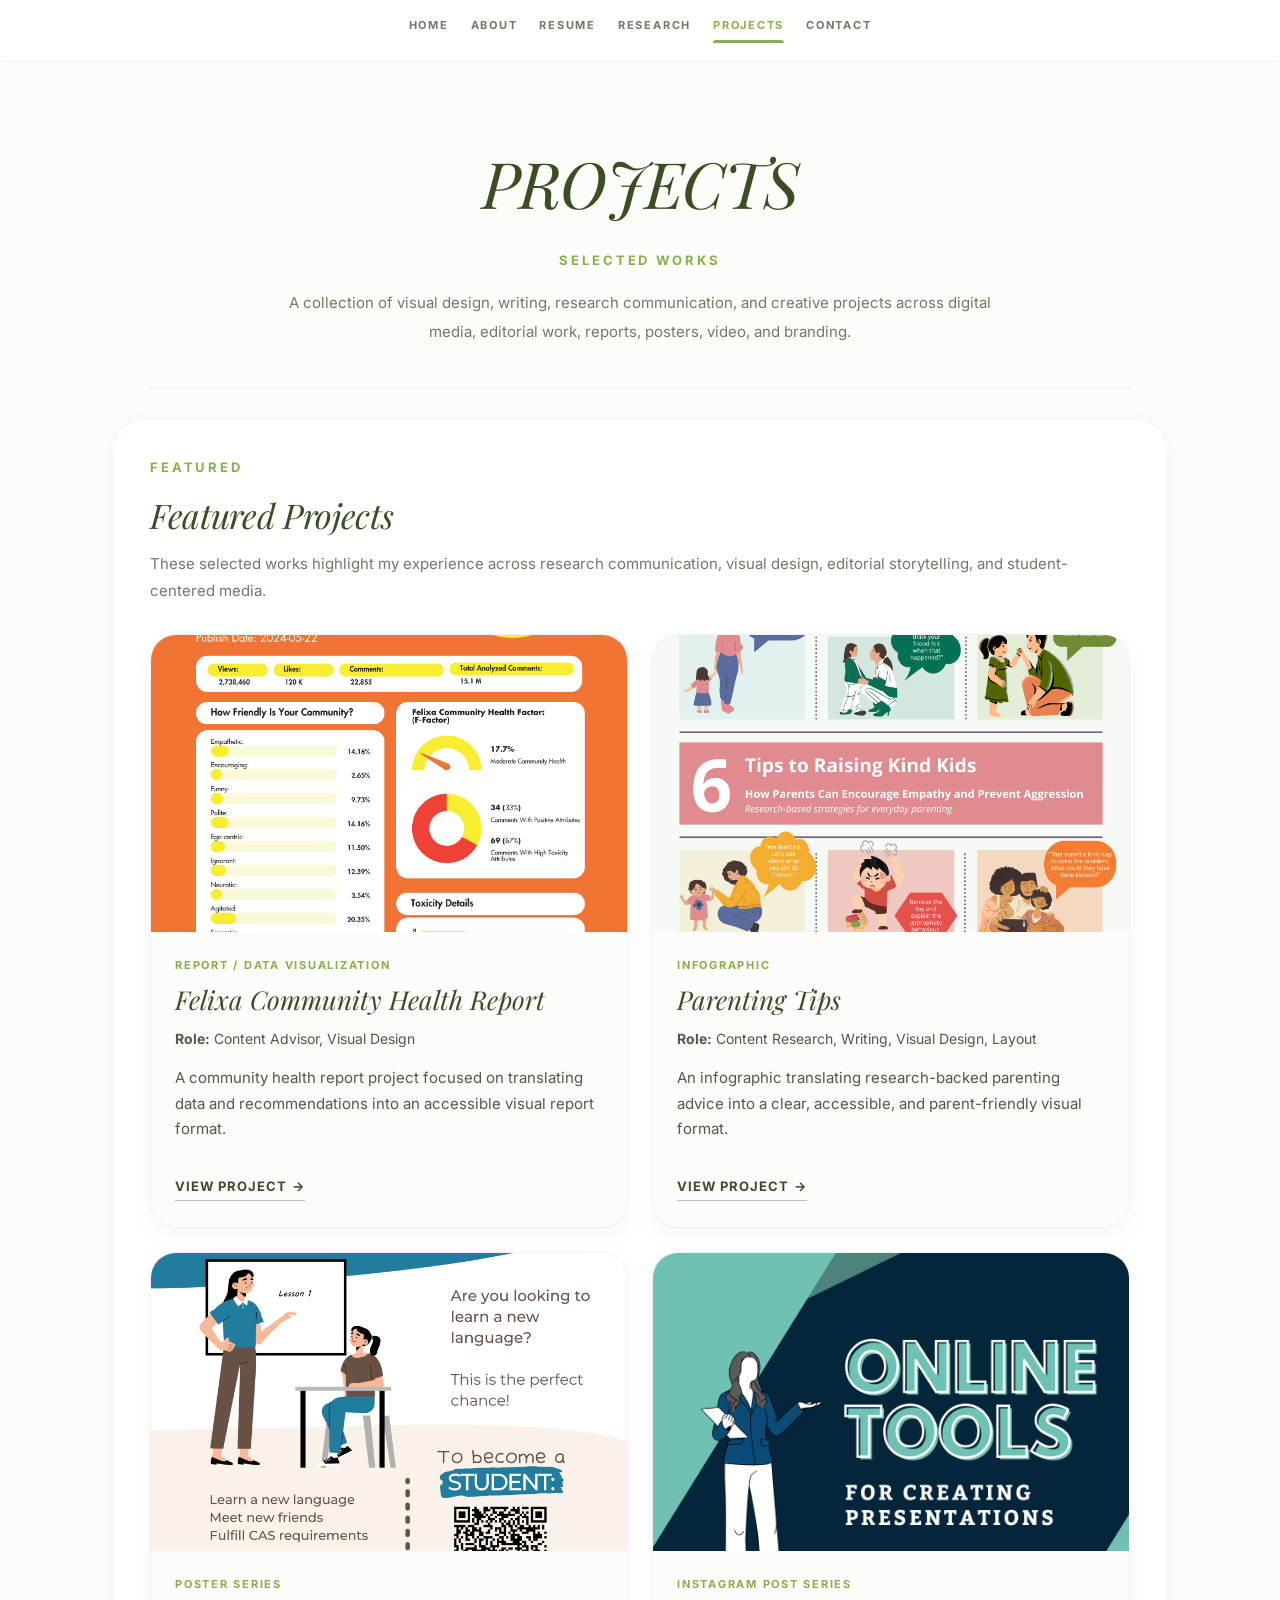
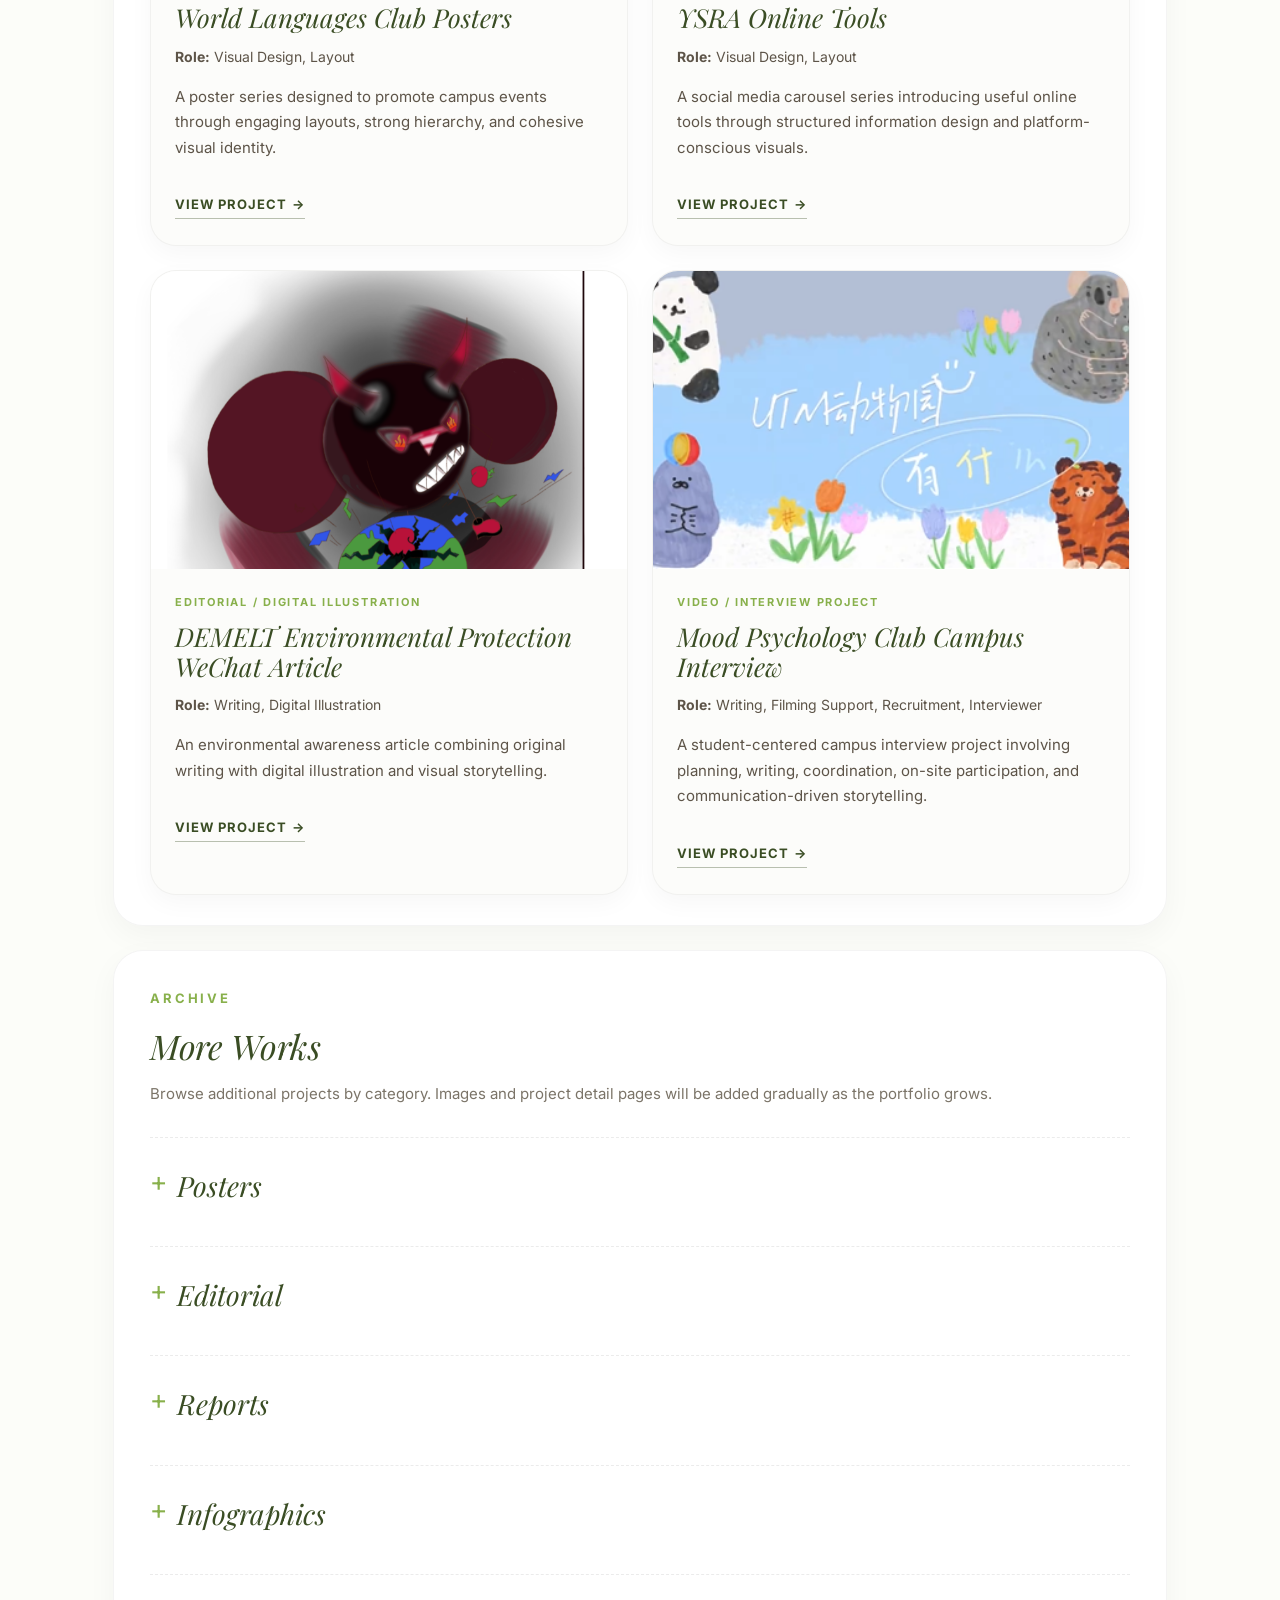
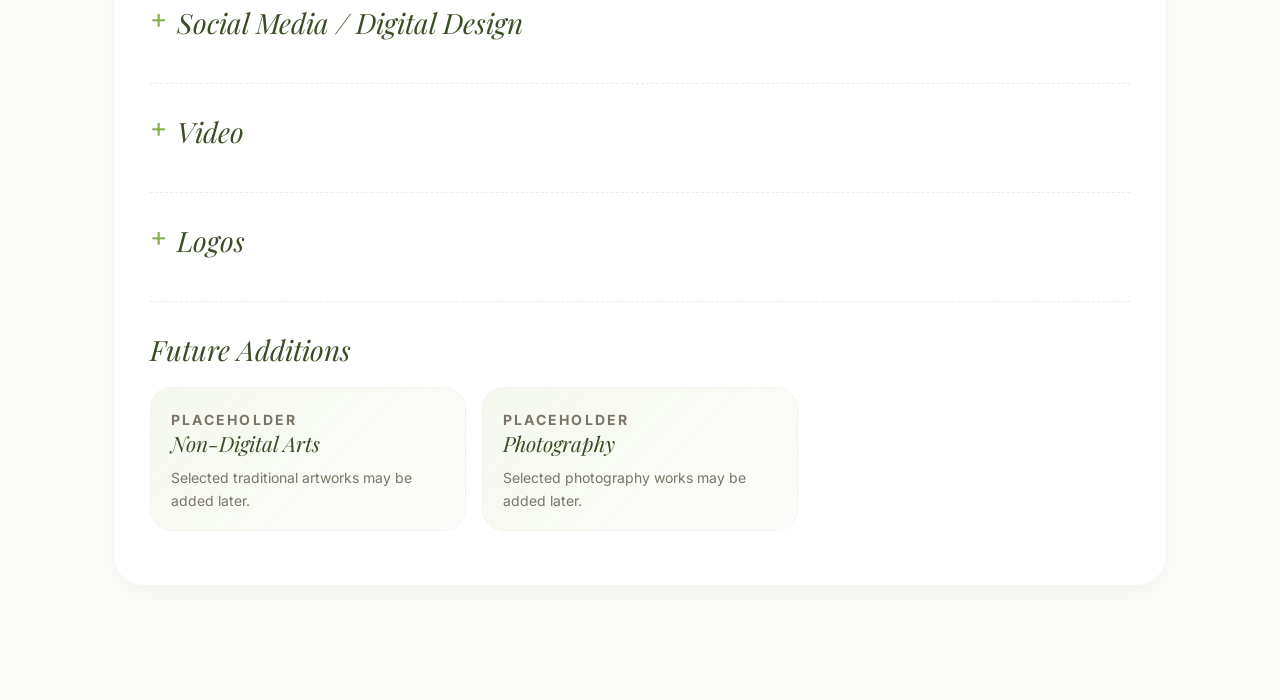
<file: Projects/index.html>
<!DOCTYPE html>
<html lang="en">
<head>
    <meta charset="UTF-8">
    <meta name="viewport" content="width=device-width, initial-scale=1.0">
    <title>Projects | Yaqi Huang</title>

    <!-- Connect CSS file -->
    <link rel="stylesheet" href="../style.css">

    <!-- Import fonts -->
    <link href="https://fonts.googleapis.com/css2?family=Playfair+Display&family=Inter&display=swap" rel="stylesheet">
</head>

<body>

    <!-- Navigation bar -->
    <div class="navbar">
        <a href="../index.html">Home</a>
        <a href="../About/index.html">About</a>
        <a href="../Resume/index.html">Resume</a>
        <a href="../Research/index.html">Research</a>
        <a href="../Projects/index.html" class="active">Projects</a>
        <a href="../Contact/index.html">Contact</a>
    </div>

    <!-- Header -->
    <header class="projects-header">
        <h1>PROJECTS</h1>

        <p class="projects-label">SELECTED WORKS</p>

        <p class="projects-intro">
            A collection of visual design, writing, research communication, and creative projects across digital media, editorial work, reports, posters, video, and branding.
        </p>
    </header>

    <div class="resume-divider"></div>

    <!-- Featured Projects -->
    <main class="projects-page">

        <section class="section projects-featured-section">
            <div class="projects-section-heading">
                <p class="projects-label">FEATURED</p>
                <h2>Featured Projects</h2>
                <p>
                    These selected works highlight my experience across research communication, visual design, editorial storytelling, and student-centered media.
                </p>
            </div>

            <div class="featured-projects-grid">

                <a href="felixa-report/index.html" class="featured-project-card project-link-card">
                    <div class="project-image-placeholder">
                        <img src="../Assets/Felixa Report/Felixa 1a.png" alt="Felixa Community Health Report cover">
                    </div>
                    <div class="project-card-content">
                        <p class="project-type">Report / Data Visualization</p>
                        <h3>Felixa Community Health Report</h3>
                        <p class="project-role"><strong>Role:</strong> Content Advisor, Visual Design</p>
                        <p>
                            A community health report project focused on translating data and recommendations into an accessible visual report format.
                        </p>

                        <span class="project-card-button">View Project →</span>
                    </div>
                </a>

                <a href="parenting-infographic/index.html" class="featured-project-card project-link-card">
                    <div class="project-image-placeholder">
                        <img src="../Assets/Infographics/Parenting Tips Infographic.png" alt="Parenting Tips Inforgraphic cover">
                    </div>
                    <div class="project-card-content">
                        <p class="project-type">Infographic</p>
                        <h3>Parenting Tips</h3>
                        <p class="project-role"><strong>Role:</strong> Content Research, Writing, Visual Design, Layout</p>
                        <p>
                            An infographic translating research-backed parenting advice into a clear, accessible, and parent-friendly visual format.
                        </p>

                        <span class="project-card-button">View Project →</span>
                    </div>
                </a>

                <a href="WL-poster/index.html" class="featured-project-card project-link-card">
                    <div class="project-image-placeholder">
                        <img src="../Assets/Posters/World Languages Club Poster 2.png" alt="World Languages Poster cover">
                    </div>
                    <div class="project-card-content">
                        <p class="project-type">Poster Series</p>
                        <h3>World Languages Club Posters</h3>
                        <p class="project-role"><strong>Role:</strong> Visual Design, Layout</p>
                        <p>
                            A poster series designed to promote campus events through engaging layouts, strong hierarchy, and cohesive visual identity.
                        </p>

                        <span class="project-card-button">View Project →</span>
                    </div>
                </a>

                <a href="YSRA-online-tools/index.html" class="featured-project-card project-link-card">
                    <div class="project-image-placeholder">
                        <img src="../Assets/Insta Posts/YSRA Online Tools 1.png" alt="Online Tools Instagram Post cover">
                    </div>
                    <div class="project-card-content">
                        <p class="project-type">Instagram Post Series</p>
                        <h3>YSRA Online Tools</h3>
                        <p class="project-role"><strong>Role:</strong> Visual Design, Layout</p>
                        <p>
                            A social media carousel series introducing useful online tools through structured information design and platform-conscious visuals.
                        </p>

                        <span class="project-card-button">View Project →</span>
                    </div>
                </a>

                <a href="DMT-env-article/index.html" class="featured-project-card project-link-card">
                    <div class="project-image-placeholder">
                        <img src="../Assets/微信公众号推文/电子手绘DEMELT环境保护1a.png" alt="DEMELT Article cover">
                    </div>
                    <div class="project-card-content">
                        <p class="project-type">Editorial / Digital Illustration</p>
                        <h3>DEMELT Environmental Protection WeChat Article</h3>
                        <p class="project-role"><strong>Role:</strong> Writing, Digital Illustration</p>
                        <p>
                            An environmental awareness article combining original writing with digital illustration and visual storytelling.
                        </p>

                        <span class="project-card-button">View Project →</span>
                    </div>
                </a>

                <a href="campus-interview/index.html" class="featured-project-card project-link-card">
                    <div class="project-image-placeholder">
                        <img src="../Assets/视频封面/校园采访视频封面.png" alt="Interview Video cover">
                    </div>
                    <div class="project-card-content">
                        <p class="project-type">Video / Interview Project</p>
                        <h3>Mood Psychology Club Campus Interview</h3>
                        <p class="project-role"><strong>Role:</strong> Writing, Filming Support, Recruitment, Interviewer</p>
                        <p>
                            A student-centered campus interview project involving planning, writing, coordination, on-site participation, and communication-driven storytelling.
                        </p>

                        <span class="project-card-button">View Project →</span>
                    </div>
                </a>

            </div>
        </section>

        <!-- More Works -->
        <section class="section projects-category-section">
            <div class="projects-section-heading">
                <p class="projects-label">ARCHIVE</p>
                <h2>More Works</h2>
                <p>
                    Browse additional projects by category. Images and project detail pages will be added gradually as the portfolio grows.
                </p>
            </div>

            <!-- Posters -->
            <div class="project-category-block" id="posters">
                <details>
                <summary>
                <h3>Posters</h3>
                </summary>
                <div class="project-mini-grid">
                    <article class="project-mini-card">
                        <p class="project-type">Poster Series</p>
                        <h4>Chinese Newcomer Event Posters</h4>
                        <p><strong>Role:</strong> Visual Design, Layout</p>
                    </article>

                    <article class="project-mini-card">
                        <p class="project-type">Poster Series</p>
                        <h4>World Languages Club Posters</h4>
                        <p><strong>Role:</strong> Visual Design, Layout</p>
                    </article>

                    <article class="project-mini-card">
                        <p class="project-type">Poster Series</p>
                        <h4>Book Drive Posters</h4>
                        <p><strong>Role:</strong> Visual Design, Layout</p>
                    </article>

                    <article class="project-mini-card">
                        <p class="project-type">Poster Series</p>
                        <h4>Peer Tutoring Posters</h4>
                        <p><strong>Role:</strong> Visual Design, Layout</p>
                    </article>

                    <article class="project-mini-card">
                        <p class="project-type">Poster</p>
                        <h4>YSRA Recruitment Poster</h4>
                        <p><strong>Role:</strong> Visual Design, Layout</p>
                    </article>
                </div>
                </details>
            </div>

            <!-- Editorial -->
            <div class="project-category-block" id="editorial">
                <details>
                <summary>
                <h3>Editorial</h3>
                </summary>
                <div class="project-mini-grid">
                    <article class="project-mini-card">
                        <p class="project-type">WeChat Article</p>
                        <h4>DEMELT Environmental Protection</h4>
                        <p><strong>Role:</strong> Writing, Digital Illustration</p>
                    </article>

                    <article class="project-mini-card">
                        <p class="project-type">WeChat Article</p>
                        <h4>DEMELT Recruitment</h4>
                        <p><strong>Role:</strong> Writing, Digital Illustration</p>
                    </article>

                    <article class="project-mini-card">
                        <p class="project-type">WeChat Article</p>
                        <h4>YSRA McGill University Introduction</h4>
                        <p><strong>Role:</strong> Writing</p>
                    </article>

                    <article class="project-mini-card">
                        <p class="project-type">WeChat Article</p>
                        <h4>Muhe Lunar New Year Editorial</h4>
                        <p><strong>Role:</strong> Writing, Visual Design, Layout</p>
                    </article>
                </div>
                </details>
            </div>

            <!-- Reports -->
            <div class="project-category-block" id="reports">
                <details>
                <summary>
                <h3>Reports</h3>
                </summary>
                <div class="project-mini-grid">
                    <article class="project-mini-card">
                        <p class="project-type">Report / Data Visualization</p>
                        <h4>Felixa Community Health Report</h4>
                        <p><strong>Role:</strong> Content Advisor, Visual Design</p>
                    </article>
                </div>
                </details>
            </div>

            <!-- Infographics -->
            <div class="project-category-block" id="infographics">
                <details>
                <summary>                
                <h3>Infographics</h3>
                </summary>
                <div class="project-mini-grid">
                    <article class="project-mini-card">
                        <p class="project-type">Infographic</p>
                        <h4>Immigrant Racism Advocacy</h4>
                        <p><strong>Role:</strong> Content Research, Writing, Visual Design, Layout</p>
                    </article>

                    <article class="project-mini-card">
                        <p class="project-type">Infographic</p>
                        <h4>Parenting Tips</h4>
                        <p><strong>Role:</strong> Content Research, Writing, Visual Design, Layout</p>
                    </article>
                </div>
                </details>
            </div>

            <!-- Social Media / Digital Design -->
            <div class="project-category-block" id="social-media">
                <details>
                <summary>                
                <h3>Social Media / Digital Design</h3>
                </summary>
                <div class="project-mini-grid">
                    <article class="project-mini-card">
                        <p class="project-type">Instagram Post Series</p>
                        <h4>YSRA Departments Introduction</h4>
                        <p><strong>Role:</strong> Visual Design, Layout</p>
                    </article>

                    <article class="project-mini-card">
                        <p class="project-type">Instagram Post Series</p>
                        <h4>YSRA Useful Apps</h4>
                        <p><strong>Role:</strong> Visual Design, Layout</p>
                    </article>

                    <article class="project-mini-card">
                        <p class="project-type">Instagram Post Series</p>
                        <h4>YSRA Meet the Admin</h4>
                        <p><strong>Role:</strong> Visual Design, Layout</p>
                    </article>

                    <article class="project-mini-card">
                        <p class="project-type">Instagram Post Series</p>
                        <h4>YSRA Online Tools</h4>
                        <p><strong>Role:</strong> Visual Design, Layout</p>
                    </article>

                    <article class="project-mini-card">
                        <p class="project-type">Digital Card Series</p>
                        <h4>New Year Cards for Seniors</h4>
                        <p><strong>Role:</strong> Visual Design</p>
                    </article>
                </div>
                </details>
            </div>

            <!-- Video -->
            <div class="project-category-block" id="video">
                <details>
                <summary>                
                <h3>Video</h3>
                </summary>
                <div class="project-mini-grid">
                    <article class="project-mini-card">
                        <p class="project-type">Video Project</p>
                        <h4>Muhe Stress Relief Video</h4>
                        <p><strong>Role:</strong> Initiator, Script Review</p>
                    </article>

                    <article class="project-mini-card">
                        <p class="project-type">Video / Interview Project</p>
                        <h4>Muhe Campus Interview</h4>
                        <p><strong>Role:</strong> Writing, Filming Support, Recruitment, Interviewer</p>
                    </article>

                    <article class="project-mini-card placeholder-card">
                        <p class="project-type">In Progress</p>
                        <h4>Psychology Career Panel for Students</h4>
                        <p><strong>Status:</strong> Placeholder for future video series</p>
                    </article>
                </div>
                </details>
            </div>

            <!-- Logos -->
            <div class="project-category-block" id="logos">
                <details>
                <summary>                
                <h3>Logos</h3>
                </summary>
                <div class="project-mini-grid">
                    <article class="project-mini-card">
                        <p class="project-type">Logo Design</p>
                        <h4>YSRA Logo Design</h4>
                        <p><strong>Role:</strong> Visual Design</p>
                    </article>

                    <article class="project-mini-card">
                        <p class="project-type">Logo Design</p>
                        <h4>World Languages Club Logo</h4>
                        <p><strong>Role:</strong> Visual Design</p>
                    </article>
                </div>
                </details>
            </div>

            <!-- Future sections -->
            <div class="project-category-block">
                <h3>Future Additions</h3>

                <div class="project-mini-grid">
                    <article class="project-mini-card placeholder-card">
                        <p class="project-type">Placeholder</p>
                        <h4>Non-Digital Arts</h4>
                        <p>Selected traditional artworks may be added later.</p>
                    </article>

                    <article class="project-mini-card placeholder-card">
                        <p class="project-type">Placeholder</p>
                        <h4>Photography</h4>
                        <p>Selected photography works may be added later.</p>
                    </article>
                </div>
            </div>

        </section>

    </main>

</body>
</html>
</file>
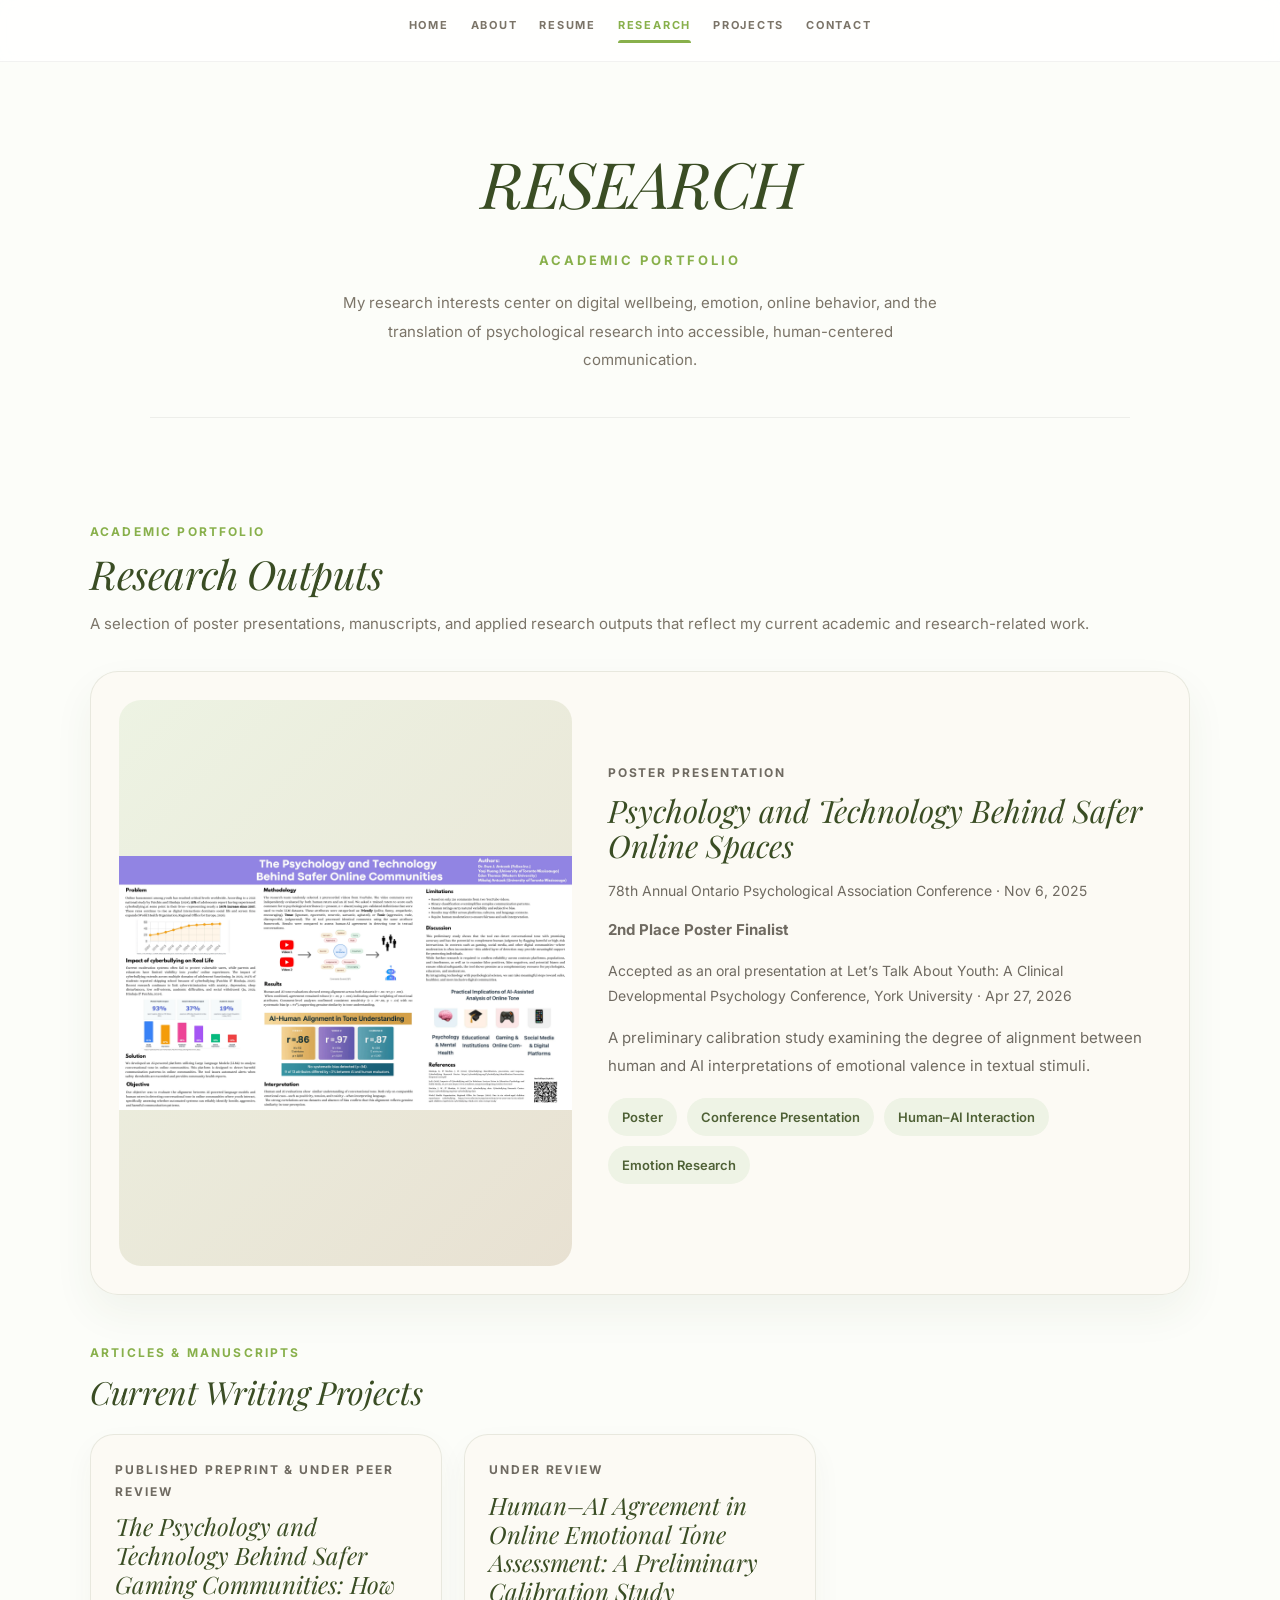
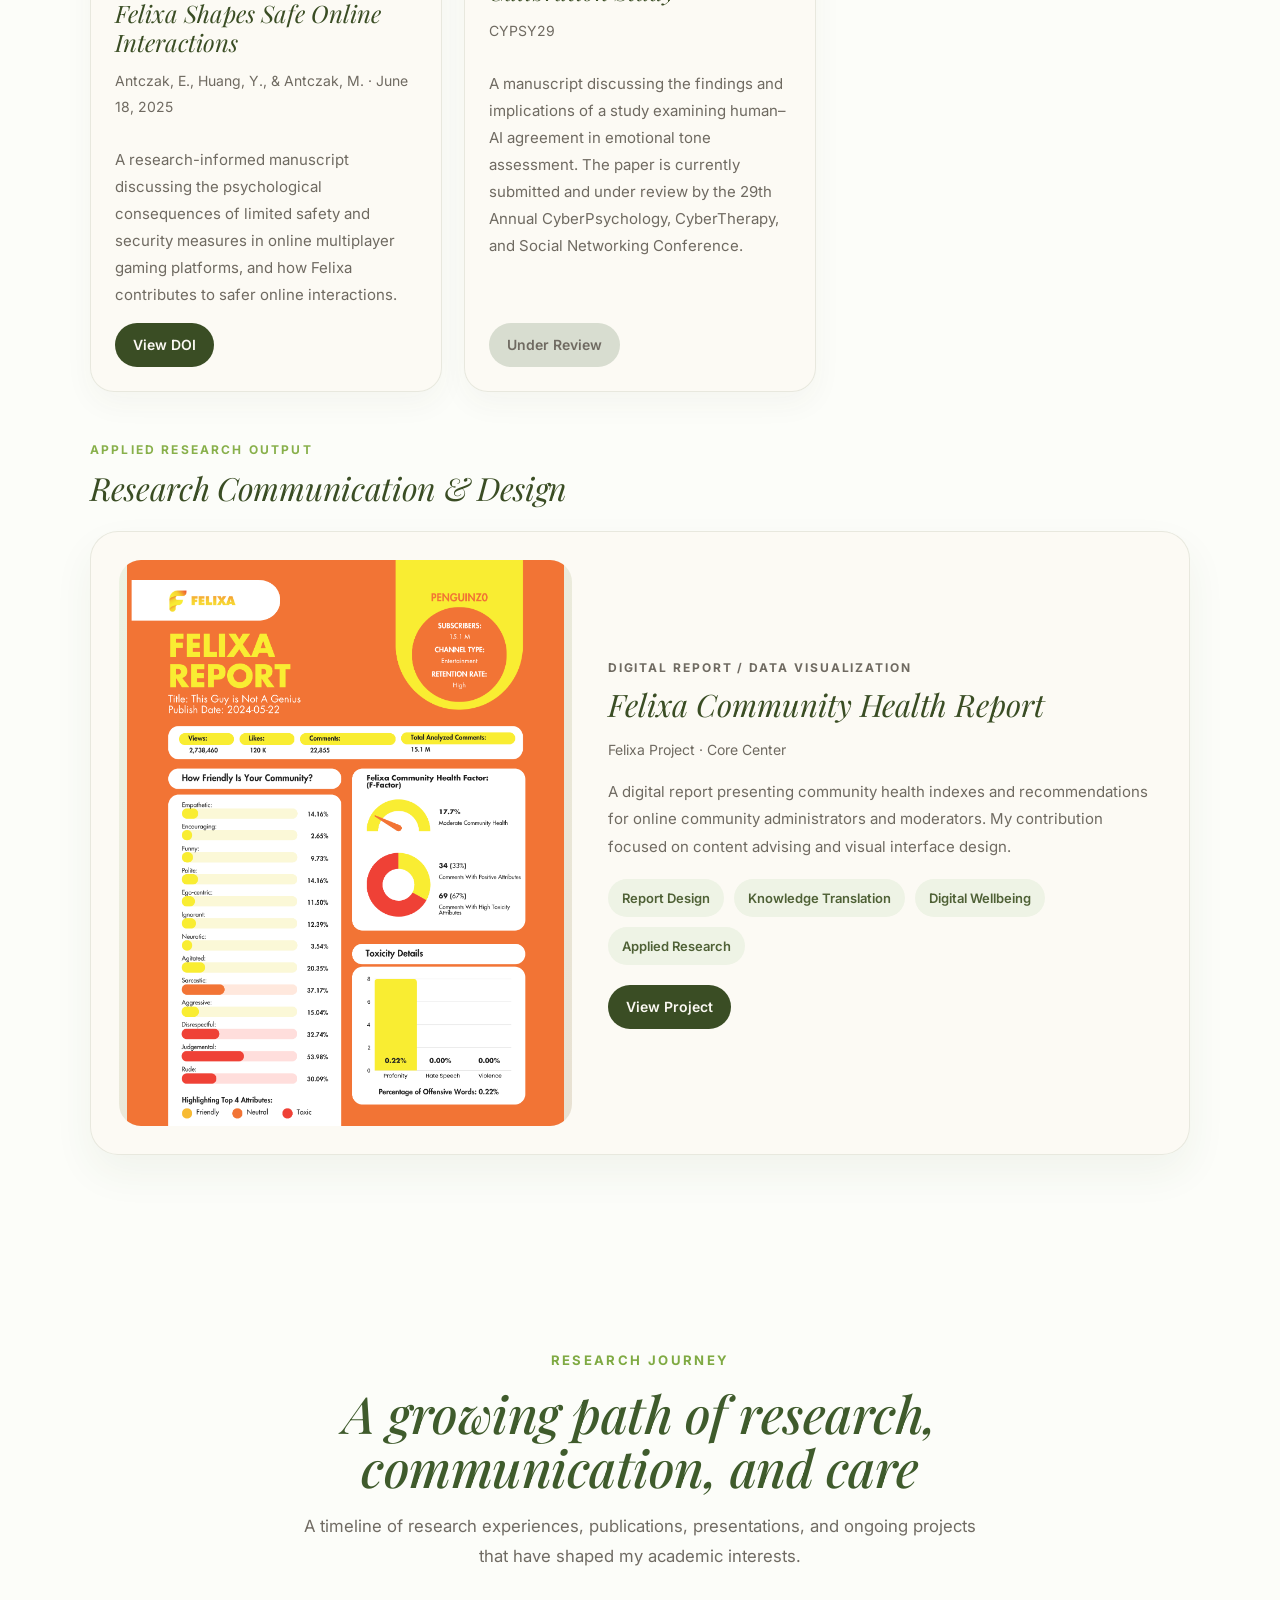
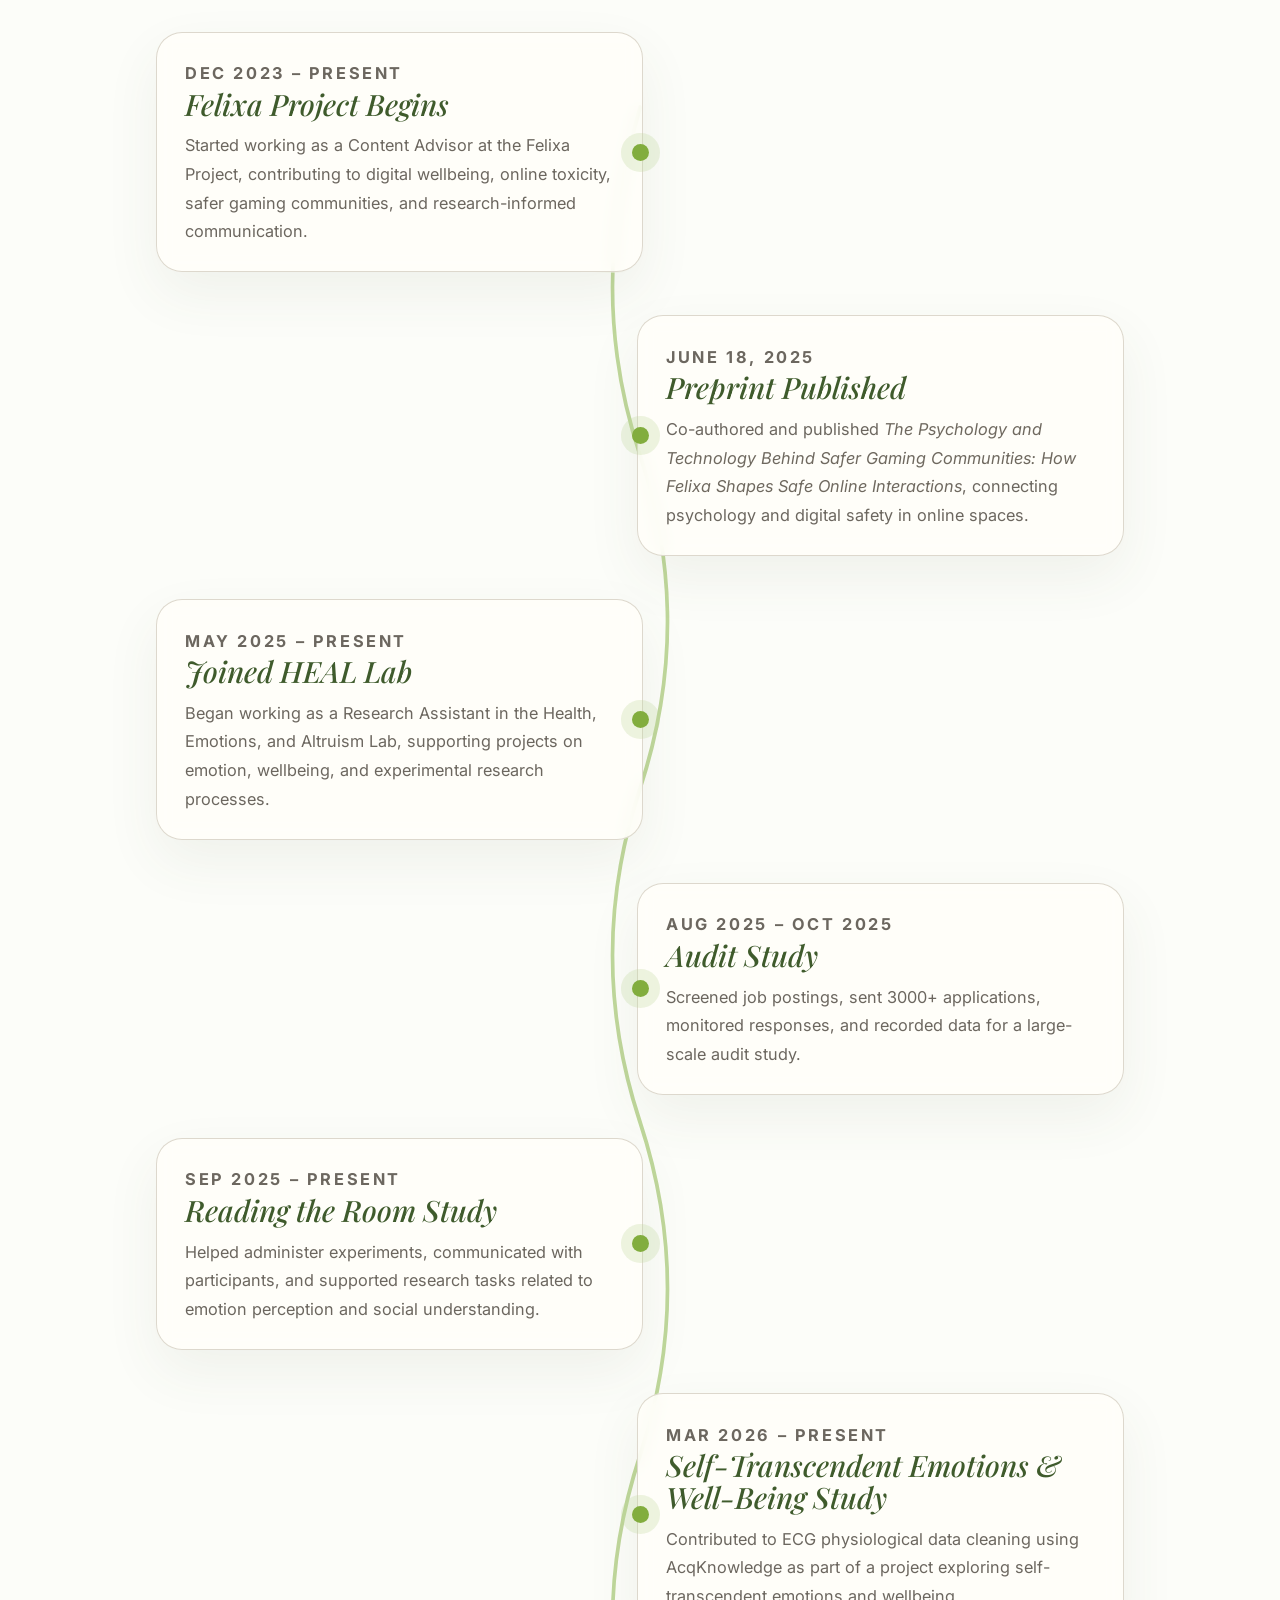
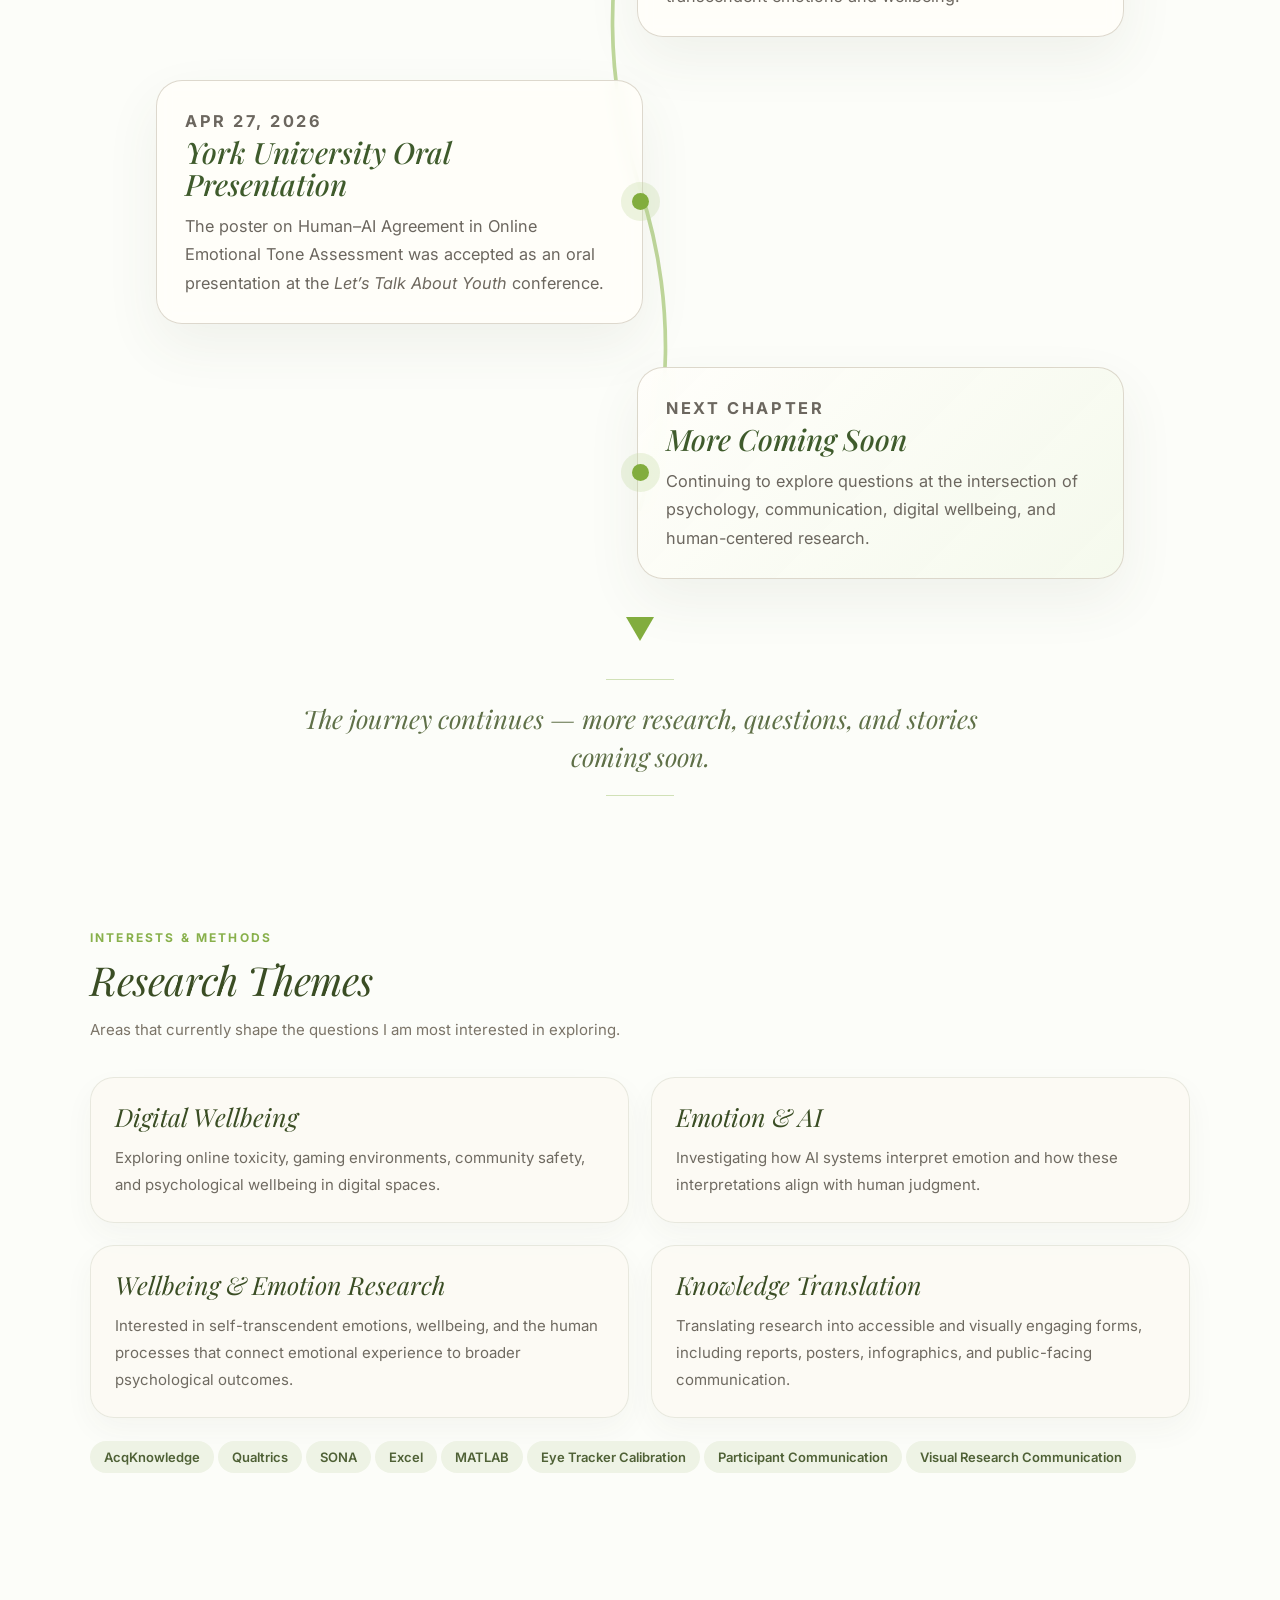
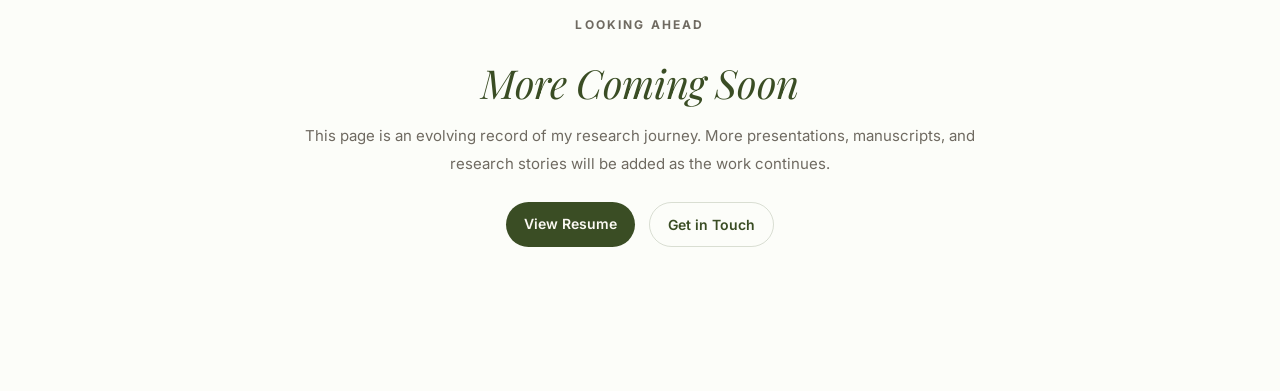
<file: Research/index.html>
<!DOCTYPE html>
<html lang="en">
<head>
    <meta charset="UTF-8">
    <meta name="viewport" content="width=device-width, initial-scale=1.0">
    <title>Research | Yaqi Huang</title>

    <!-- Connect CSS -->
    <link rel="stylesheet" href="../style.css">

    <!-- Fonts -->
    <link href="https://fonts.googleapis.com/css2?family=Playfair+Display&family=Inter:wght@400;500;600;700&display=swap" rel="stylesheet">
</head>

<body>

    <!-- Navigation -->
    <div class="navbar">
        <a href="../index.html">Home</a>
        <a href="../About/index.html">About</a>
        <a href="../Resume/index.html">Resume</a>
        <a href="index.html" class="active">Research</a>
        <a href="../Projects/index.html">Projects</a>
        <a href="../Contact/index.html">Contact</a>
    </div>

    <!-- Research Header -->
    <header class="page-header">
        <h1>RESEARCH</h1>

        <p class="page-label">Academic Portfolio</p>

        <p class="page-intro">
            My research interests center on digital wellbeing, emotion, online behavior, and the
            translation of psychological research into accessible, human-centered communication.
        </p>
    </header>

    <div class="resume-divider"></div>

    <main class="research-page">

        <!-- Section 1: Academic Portfolio -->
        <section class="section research-section">
            <div class="research-section-heading">
                <p class="section-eyebrow">ACADEMIC PORTFOLIO</p>
                <h2>Research Outputs</h2>
                <p class="section-description">
                    A selection of poster presentations, manuscripts, and applied research outputs
                    that reflect my current academic and research-related work.
                </p>
            </div>

            <!-- Poster Presentation -->
            <div class="research-output-card research-feature-card">
                <div class="research-output-image">
                    <!-- Replace this with your actual poster image -->
                    <div class="research-image-placeholder">
                        <img src="../Assets/OPA poster.webp" alt="Poster Preview">
                    </div>
                </div>

                <div class="research-output-content">
                    <p class="output-type">Poster Presentation</p>
                    <h3>Psychology and Technology Behind Safer Online Spaces</h3>

                    <p class="output-meta">
                        78th Annual Ontario Psychological Association Conference · Nov 6, 2025
                    </p>

                    <p class="output-highlight">2nd Place Poster Finalist</p>
                    
                    <p class="output-meta">
                        Accepted as an oral presentation at Let’s Talk About Youth:
                        A Clinical Developmental Psychology Conference, York University · Apr 27, 2026
                    </p>

                    <p>
                        A preliminary calibration study examining the degree of alignment between
                        human and AI interpretations of emotional valence in textual stimuli.
                    </p>

                    <div class="research-tags">
                        <span>Poster</span>
                        <span>Conference Presentation</span>
                        <span>Human–AI Interaction</span>
                        <span>Emotion Research</span>
                    </div>

                    <!-- Optional button later -->
                    <!-- <a href="#" class="research-button">View Poster</a> -->
                </div>
            </div>

            <!-- Articles / Manuscripts -->
            <div class="research-subsection">
                <div class="research-subsection-heading">
                    <p class="section-eyebrow">ARTICLES & MANUSCRIPTS</p>
                    <h2>Current Writing Projects</h2>
                </div>

                <div class="research-writing-grid">

                    <article class="writing-card">
                        <p class="writing-status">Published Preprint & Under Peer Review</p>
                        <h3>The Psychology and Technology Behind Safer Gaming Communities: How Felixa Shapes Safe Online Interactions</h3>
                        <p class="writing-meta">Antczak, E., Huang, Y., & Antczak, M. · June 18, 2025</p>
                        <p>
                            A research-informed manuscript discussing the psychological consequences
                            of limited safety and security measures in online multiplayer gaming
                            platforms, and how Felixa contributes to safer online interactions.
                        </p>
                        <a href="https://doi.org/10.31234/osf.io/utypx_v1" target="_blank" class="research-button">
                            View DOI
                        </a>
                    </article>

                    <article class="writing-card">
                        <p class="writing-status">Under Review</p>
                        <h3>Human–AI Agreement in Online Emotional Tone Assessment: A Preliminary Calibration Study</h3>
                        <p class="writing-meta">CYPSY29</p>
                        <p>
                            A manuscript discussing the findings and implications
                            of a study examining human–AI agreement in emotional tone assessment.
                            The paper is currently submitted and under review by the 
                            29th Annual CyberPsychology, CyberTherapy, and Social Networking Conference.
                        </p>
                        <span class="research-button disabled-button">Under Review</span>
                    </article>

                </div>
            </div>

            <!-- Applied research output -->
            <div class="research-subsection">
                <div class="research-subsection-heading">
                    <p class="section-eyebrow">APPLIED RESEARCH OUTPUT</p>
                    <h2>Research Communication & Design</h2>
                </div>

                <div class="research-output-card applied-output-card">
                    <div class="research-output-image">
                        <!-- You can replace this later with actual Felixa cover -->
                        <div class="research-image-placeholder">
                            <img src="../Assets/Felixa Report/Felixa 1a.png" alt="Report Preview">
                        </div>
                    </div>

                    <div class="research-output-content">
                        <p class="output-type">Digital Report / Data Visualization</p>
                        <h3>Felixa Community Health Report</h3>
                        <p class="output-meta">Felixa Project · Core Center</p>
                        <p>
                            A digital report presenting community health indexes and recommendations
                            for online community administrators and moderators. My contribution focused
                            on content advising and visual interface design.
                        </p>

                        <div class="research-tags">
                            <span>Report Design</span>
                            <span>Knowledge Translation</span>
                            <span>Digital Wellbeing</span>
                            <span>Applied Research</span>
                        </div>

                        <a href="../Projects/felixa-report/index.html" class="research-button">
                            View Project
                        </a>
                    </div>
                </div>
            </div>
        </section>

        <!-- Section 2: Research Journey -->
        <section class="research-journey-section">
            <div class="section-intro">
                <p class="section-label">RESEARCH JOURNEY</p>
                <h2>A growing path of research, communication, and care</h2>
                <p>
                    A timeline of research experiences, publications, presentations, and ongoing projects that have shaped my academic interests.
                </p>
            </div>

            <div class="journey-timeline">

                <div class="journey-line" aria-hidden="true">
                    <svg class="journey-curve" viewBox="0 0 120 1500" preserveAspectRatio="none">
                        <path d="
                            M60 20
                            C20 110, 20 190, 60 270
                            C100 350, 100 430, 60 510
                            C20 590, 20 670, 60 750
                            C100 830, 100 910, 60 990
                            C20 1070, 20 1150, 60 1230
                            C100 1310, 94 1390, 60 1460
                        " />
                    </svg>
                </div>

                <!-- 1 -->
                <div class="journey-row journey-left">
                    <article class="journey-card">
                        <p class="journey-date">DEC 2023 – PRESENT</p>
                        <h3>Felixa Project Begins</h3>
                        <p>
                            Started working as a Content Advisor at the Felixa Project, contributing to digital wellbeing, online toxicity, safer gaming communities, and research-informed communication.
                        </p>
                    </article>

                    <div class="journey-dot"></div>
                    <div class="journey-spacer"></div>
                </div>

                <!-- 2 -->
                <div class="journey-row journey-right">
                    <div class="journey-spacer"></div>
                    <div class="journey-dot"></div>

                    <article class="journey-card">
                        <p class="journey-date">JUNE 18, 2025</p>
                        <h3>Preprint Published</h3>
                        <p>
                            Co-authored and published <em>The Psychology and Technology Behind Safer Gaming Communities: How Felixa Shapes Safe Online Interactions</em>, connecting psychology and digital safety in online spaces.
                        </p>
                    </article>
                </div>

                <!-- 3 -->
                <div class="journey-row journey-left">
                    <article class="journey-card">
                        <p class="journey-date">MAY 2025 – PRESENT</p>
                        <h3>Joined HEAL Lab</h3>
                        <p>
                            Began working as a Research Assistant in the Health, Emotions, and Altruism Lab, supporting projects on emotion, wellbeing, and experimental research processes.
                        </p>
                    </article>

                    <div class="journey-dot"></div>
                    <div class="journey-spacer"></div>
                </div>

                <!-- 4 -->
                <div class="journey-row journey-right">
                    <div class="journey-spacer"></div>
                    <div class="journey-dot"></div>

                    <article class="journey-card">
                        <p class="journey-date">AUG 2025 – OCT 2025</p>
                        <h3>Audit Study</h3>
                        <p>
                            Screened job postings, sent 3000+ applications, monitored responses, and recorded data for a large-scale audit study.
                        </p>
                    </article>
                </div>

                <!-- 5 -->
                <div class="journey-row journey-left">
                    <article class="journey-card">
                        <p class="journey-date">SEP 2025 – PRESENT</p>
                        <h3>Reading the Room Study</h3>
                        <p>
                            Helped administer experiments, communicated with participants, and supported research tasks related to emotion perception and social understanding.
                        </p>
                    </article>

                    <div class="journey-dot"></div>
                    <div class="journey-spacer"></div>
                </div>

                <!-- 6 -->
                <div class="journey-row journey-right">
                    <div class="journey-spacer"></div>
                    <div class="journey-dot"></div>

                    <article class="journey-card">
                        <p class="journey-date">MAR 2026 – PRESENT</p>
                        <h3>Self-Transcendent Emotions & Well-Being Study</h3>
                        <p>
                            Contributed to ECG physiological data cleaning using AcqKnowledge as part of a project exploring self-transcendent emotions and wellbeing.
                        </p>
                    </article>
                </div>

                <!-- 7 -->
                <div class="journey-row journey-left">
                    <article class="journey-card">
                        <p class="journey-date">APR 27, 2026</p>
                        <h3>York University Oral Presentation</h3>
                        <p>
                            The poster on Human–AI Agreement in Online Emotional Tone Assessment was accepted as an oral presentation at the <em>Let’s Talk About Youth</em> conference.
                        </p>
                    </article>

                    <div class="journey-dot"></div>
                    <div class="journey-spacer"></div>
                </div>

                <!-- 8 -->
                <div class="journey-row journey-right">
                    <div class="journey-spacer"></div>
                    <div class="journey-dot"></div>

                    <article class="journey-card journey-coming-soon-card">
                        <p class="journey-date">NEXT CHAPTER</p>
                        <h3>More Coming Soon</h3>
                        <p>
                            Continuing to explore questions at the intersection of psychology, communication, digital wellbeing, and human-centered research.
                        </p>
                    </article>
                </div>

                <div class="journey-arrow" aria-hidden="true"></div>
            </div>

            <p class="journey-ending">
                The journey continues — more research, questions, and stories coming soon.
            </p>
        </section>

        <!-- Section 3: Research Interests -->
        <section class="section research-section">
            <div class="research-section-heading">
                <p class="section-eyebrow">INTERESTS & METHODS</p>
                <h2>Research Themes</h2>
                <p class="section-description">
                    Areas that currently shape the questions I am most interested in exploring.
                </p>
            </div>

            <div class="research-interest-grid">
                <div class="interest-card">
                    <h3>Digital Wellbeing</h3>
                    <p>
                        Exploring online toxicity, gaming environments, community safety, and
                        psychological wellbeing in digital spaces.
                    </p>
                </div>

                <div class="interest-card">
                    <h3>Emotion & AI</h3>
                    <p>
                        Investigating how AI systems interpret emotion and how these interpretations
                        align with human judgment.
                    </p>
                </div>

                <div class="interest-card">
                    <h3>Wellbeing & Emotion Research</h3>
                    <p>
                        Interested in self-transcendent emotions, wellbeing, and the human processes
                        that connect emotional experience to broader psychological outcomes.
                    </p>
                </div>

                <div class="interest-card">
                    <h3>Knowledge Translation</h3>
                    <p>
                        Translating research into accessible and visually engaging forms, including
                        reports, posters, infographics, and public-facing communication.
                    </p>
                </div>
            </div>

            <div class="research-skill-tags">
                <span>AcqKnowledge</span>
                <span>Qualtrics</span>
                <span>SONA</span>
                <span>Excel</span>
                <span>MATLAB</span>
                <span>Eye Tracker Calibration</span>
                <span>Participant Communication</span>
                <span>Visual Research Communication</span>
            </div>
        </section>

        <!-- Section 4: CTA -->
        <section class="section research-cta-section">
            <p class="section-eyebrow">LOOKING AHEAD</p>
            <h2>More Coming Soon</h2>
            <p>
                This page is an evolving record of my research journey. More presentations,
                manuscripts, and research stories will be added as the work continues.
            </p>

            <div class="research-cta-buttons">
                <a href="../Resume/index.html" class="research-button">View Resume</a>
                <a href="../Contact/index.html" class="research-button secondary-button">Get in Touch</a>
            </div>
        </section>

    </main>

</body>
</html>
</file>
<file: style.css>
/* Whole page */
body {
    margin: 0;
    font-family: 'Inter', sans-serif;
    font-size: 14px;
    background-color: #adbc9f;
    color: #333332;
}

/* Navigation bar */
/* Navigation bar */
:root {
  --nav-h: 72px;
}
.navbar {
    background-color: #fbfada;
    padding: 14px 24px;
    display: flex;
    justify-content: center;
    align-items: center;
    gap: 18px;
    box-shadow: 0 2px 5px rgba(0, 0, 0, 0.05);
}

.navbar {
    background-color: rgba(245, 244, 239, 0.82);
    backdrop-filter: blur(10px);
    -webkit-backdrop-filter: blur(10px);
}

/* Links inside navbar */
.navbar a {
    text-decoration: none;
    color: #333332;
    font-weight: 500;
    transition: color 0.2s ease, background-color 0.2s ease;
    padding: 6px 12px;
    border-radius: 999px;
    display: inline-flex;
    align-items: center;
    justify-content: center;
    line-height: 1;
}

/* Hover state */
.navbar a:hover {
    color: #12372a;
    background-color: #e7ecd9;
}

/* Active page */
.navbar a.active {
    color: #12372a;
    font-weight: 700;
    background-color: #d7e3cf;
}


/* Main title */
h1 {
    font-family: 'Playfair Display', serif;
    text-align: center;
    font-size: 42px;
    color: #12372a;
    margin-top: 40px;
    margin-bottom: 10px;
}

/* Resume top header block */
.resume-header {
    text-align: center;
    margin-top: 50px;
    margin-bottom: 45px;
    padding: 0 20px;
}

.resume-header h1 {
    margin-top: 0;
    margin-bottom: 14px;
    letter-spacing: 1px;
}

.resume-name {
    font-size: 18px;
    font-weight: 700;
    color: #12372a;
    margin: 0 0 12px 0;
}

.resume-contact {
    font-size: 15px;
    color: #5f665c;
    margin: 0 0 28px 0;
    line-height: 1.8;
}

.resume-contact a {
    color: #436850;
    text-decoration: none;
    transition: color 0.2s ease;
}

.resume-contact a:hover {
    color: #12372a;
    text-decoration: underline;
}

.contact-divider {
    color: #7b8577;
    margin: 0 6px;
}

/* Buttons under contact info */
.resume-buttons {
    display: flex;
    justify-content: center;
    gap: 14px;
    flex-wrap: wrap;
}

.resume-button {
    display: inline-block;
    padding: 11px 20px;
    border: 1.5px solid #12372a;
    border-radius: 999px;
    text-decoration: none;
    color: #12372a;
    background-color: #fbfada;
    font-weight: 600;
    font-size: 14px;
    transition: all 0.2s ease;
}

.resume-button:hover {
    background-color: #d7e3cf;
    transform: translateY(-1px);
}

.resume-button-secondary {
    background-color: transparent;
}

.resume-button-secondary:hover {
    background-color: #e7ecd9;
}

.resume-divider {
    width: 70%;
    height: 1px;
    background-color: #d6decf;
    margin: 0 auto 30px auto;
}

/* Section titles */
h2 {
    font-size: 26px;
    color: #12372a;
    margin-top: 0;
    margin-bottom: 20px;
}

/* Third-level headings */
h3 {
    margin: 0 0 6px 0;
    font-size: 18px;
    color: #12372a;
}

/* Section cards */
.section {
    background-color: #fbfada;
    margin: 30px auto;
    padding: 30px;
    border-radius: 12px;
    width: 70%;
    transition: transform 0.2s ease;
}

.section:hover {
    transform: scale(1.01);
}

/* Resume layout */
.resume-item {
    display: flex;
    align-items: flex-start;
    margin-bottom: 20px;
}

.resume-date {
    width: 150px;
    font-size: 14px;
    font-weight: 600;
    color: #666665;
    flex-shrink: 0;
}

.resume-content {
    flex: 1;
    font-size: 14px;
}

.resume-content p {
    margin: 8px 0;
}

/* Lists */
ul {
    margin: 10px 0 10px 18px;
    padding: 0;
}

ul ul {
    margin-top: 8px;
    margin-left: 20px;
}

li {
    margin-bottom: 8px;
    line-height: 1.5;
}

/* Dropdown box */
details {
    background-color: #fbfada;
    padding: 15px;
    margin-bottom: 15px;
    border-radius: 10px;
}

.resume-item details {
    padding: 0;
}

/* Summary / dropdown heading */
summary {
    display: flex;
    align-items: flex-start;
    gap: 8px;
    font-weight: 600;
    cursor: pointer;
    color: #436850;
    list-style: none;
    transition: color 0.2s ease;
}

summary:hover {
    color: #12372a;
}

summary::-webkit-details-marker {
    display: none;
}

summary::before {
    content: "▶";
    font-size: 10px;
    display: inline-block;
    transform: translateY(3px);
    color: #436850;
}

details[open] summary::before {
    content: "▼";
}

/* Summary text layout */
.summary-text {
    display: flex;
    flex-direction: column;
}

.summary-text h3 {
    margin: 0 0 10px 0;
    font-size: 20px;
    color: #12372a;
}

.summary-text p {
    margin: 5px 0;
    color: #666665;
    font-size: 14px;
}

/* Dropdown content spacing */
details > *:not(summary) {
    padding: 10px 0 0 15px;
}

/* Skills section */
.skill-item {
    display: flex;
    margin-bottom: 12px;
    padding-bottom: 8px;
    border-bottom: 1px solid #d6decf;
}

.skill-name {
    width: 200px;
    font-weight: 600;
    color: #12372a;
    flex-shrink: 0;
}

.skill-tools {
    flex: 1;
    color: #666665;
    line-height: 1.6;
}

/* Skill tags */
.tool {
    background-color: #dde5d3;
    color: #2f4f3e;
    padding: 4px 8px;
    border-radius: 6px;
    margin-right: 6px;
    margin-bottom: 6px;
    font-size: 14px;
    display: inline-block;
}






/* =========================
   RESUME PAGE — REFINED UI STYLE
   Replace the current final resume override block with this
   ========================= */

/* Page base */
body {
    background: #fcfdf9;
    color: #5d5448;
    font-family: 'Inter', sans-serif;
    font-size: 15px;
    line-height: 1.7;
}

/* Navbar */
.navbar {
    background-color: rgba(255, 255, 255, 0.78);
    backdrop-filter: blur(10px);
    -webkit-backdrop-filter: blur(10px);
    padding: 20px 36px;
    gap: 22px;
    border-bottom: 1px solid rgba(0, 0, 0, 0.05);
    box-shadow: none;
    position: sticky;
    top: 0;
    z-index: 100;
}

.navbar a {
    color: #7b7468;
    font-size: 11px;
    font-weight: 700;
    letter-spacing: 0.16em;
    text-transform: uppercase;
    padding: 0 0 10px 0;
    border-radius: 0;
    background: transparent;
    position: relative;
}

.navbar a:hover {
    color: #3a4d24;
    background: transparent;
}

.navbar a.active {
    color: #88b04b;
    background: transparent;
    font-weight: 700;
}

.navbar a.active::after {
    content: "";
    position: absolute;
    left: 0;
    bottom: -2px;
    width: 100%;
    height: 3px;
    border-radius: 999px 999px 0 0;
    background-color: #88b04b;
}

/* Main title area */
.resume-header {
    text-align: center;
    max-width: 980px;
    margin: 88px auto 42px auto;
    padding: 0 28px;
}

.resume-header h1 {
    text-align: center;
    margin: 0 0 34px 0;
    font-family: 'Playfair Display', serif;
    font-style: italic;
    font-weight: 400;
    letter-spacing: -0.025em;
    font-size: 64px;
    line-height: 1.02;
    color: #3a4d24;
}

.resume-header .resume-name,
.resume-header .resume-contact,
.resume-header .resume-buttons {
    text-align: center;
}

.resume-name {
    font-size: 13px;
    font-weight: 700;
    letter-spacing: 0.22em;
    text-transform: uppercase;
    color: #88b04b;
    margin: 0 0 18px 0;
}

.resume-contact {
    font-size: 15px;
    color: #7b7468;
    margin: 0 0 28px 0;
    line-height: 1.9;
    max-width: 760px;
    margin-left: auto;
    margin-right: auto;
}

.resume-contact a {
    color: #5d5448;
    text-decoration: none;
    border-bottom: 1px solid transparent;
    transition: color 0.2s ease, border-color 0.2s ease;
}

.resume-contact a:hover {
    color: #3a4d24;
    border-bottom-color: rgba(58, 77, 36, 0.35);
    text-decoration: none;
}

.contact-divider {
    color: #b8beb0;
    margin: 0 10px;
}

/* Buttons */
.resume-buttons {
    display: flex;
    justify-content: center;
    gap: 14px;
    flex-wrap: wrap;
    margin-top: 22px;
}

.resume-button {
    display: inline-flex;
    align-items: center;
    justify-content: center;
    min-width: 130px;
    padding: 12px 22px;
    border: 1px solid rgba(136, 176, 75, 0.24);
    border-radius: 999px;
    text-decoration: none;
    color: #3a4d24;
    background: #dfe9d4;
    font-weight: 600;
    font-size: 14px;
    box-shadow: 0 8px 22px rgba(136, 176, 75, 0.08);
    transition: transform 0.2s ease, background-color 0.2s ease, box-shadow 0.2s ease;
}

.resume-button:hover {
    background: #d3e1c3;
    transform: translateY(-1px);
    box-shadow: 0 12px 26px rgba(136, 176, 75, 0.12);
}

.resume-button-secondary {
    background: #ffffff;
}

.resume-button-secondary:hover {
    background: #f4f8ee;
}

/* Divider */
.resume-divider {
    width: min(980px, calc(100% - 56px));
    height: 1px;
    background-color: rgba(0, 0, 0, 0.06);
    margin: 0 auto 30px auto;
}

/* Section blocks */
.section {
    width: min(980px, calc(100% - 56px));
    margin: 0 auto 24px auto;
    padding: 36px 36px 30px 36px;
    background: rgba(255, 255, 255, 0.88);
    border: 1px solid rgba(0, 0, 0, 0.045);
    border-radius: 30px;
    box-shadow: 0 10px 30px rgba(30, 30, 30, 0.04);
    transition: transform 0.22s ease, box-shadow 0.22s ease;
}

.section:hover {
    transform: translateY(-2px);
    box-shadow: 0 16px 36px rgba(30, 30, 30, 0.06);
}

/* Section titles */
h2 {
    margin: 0 0 24px 0;
    font-family: 'Playfair Display', serif;
    font-style: italic;
    font-weight: 400;
    font-size: 34px;
    line-height: 1.15;
    color: #3a4d24;
    letter-spacing: -0.01em;
}

/* Smaller heading */
h3 {
    margin: 0 0 6px 0;
    font-family: 'Playfair Display', serif;
    font-style: italic;
    font-weight: 400;
    font-size: 24px;
    line-height: 1.2;
    color: #3a4d24;
}

/* Resume item rows */
.resume-item {
    display: grid;
    grid-template-columns: 185px 1fr;
    gap: 28px;
    align-items: start;
    margin-bottom: 0;
    padding: 26px 0;
    border-bottom: 1px dashed rgba(0, 0, 0, 0.08);
}

.resume-item:last-child {
    border-bottom: none;
    padding-bottom: 4px;
}

.resume-date {
    width: auto;
    font-size: 11px;
    font-weight: 700;
    letter-spacing: 0.08em;
    text-transform: uppercase;
    color: #88b04b;
    line-height: 1.5;
    padding-top: 4px;
    white-space: nowrap;
}

.resume-content {
    font-size: 15px;
    color: #5d5448;
    min-width: 0;
}

.resume-content strong {
    color: #3a4d24;
}

.resume-content p {
    margin: 8px 0;
    line-height: 1.72;
}

.resume-content em {
    color: #7b7468;
}

/* tighter date + subtitle spacing inside dropdown content */
.resume-content details > p {
    margin: 0;
}

.resume-content details > p + p {
    margin-top: 2px;
}

.resume-content details p {
    line-height: 1.45;
}

.resume-content details ul {
    margin-top: 0.55rem;
}

/* Details / dropdown */
details {
    background: transparent;
    padding: 0;
    margin: 0;
    border-radius: 0;
}

.resume-item details {
    padding: 0;
}

/* Summary */
summary {
    display: flex;
    align-items: flex-start;
    gap: 10px;
    list-style: none;
    cursor: pointer;
    color: #5d5448;
    font-weight: 600;
    transition: color 0.2s ease;
}

summary:hover {
    color: #3a4d24;
}

summary::-webkit-details-marker {
    display: none;
}

summary::before {
    content: "+";
    font-size: 1.7rem;
    font-weight: 400;
    line-height: 1;
    color: #88b04b;
    flex-shrink: 0;
    transition: transform 0.2s ease;
    transform: translateY(-1.6px);
}

details[open] summary::before {
    content: "-";
    font-size: 1.7rem;
    font-weight: 400;
    line-height: 1;    
}

.summary-text {
    display: flex;
    flex-direction: column;
}

.summary-text h3 {
    margin: 0 0 6px 0;
    font-size: 24px;
}

.summary-text p {
    margin: 2px 0;
    font-size: 14px;
    color: #7b7468;
    line-height: 1.55;
}

/* Dropdown content */
details > *:not(summary) {
    padding: 14px 0 0 22px;
}

/* Lists */
ul {
    margin: 10px 0 10px 20px;
    padding: 0;
}

ul ul {
    margin-top: 8px;
    margin-left: 18px;
}

li {
    margin-bottom: 8px;
    line-height: 1.7;
    color: #5d5448;
}

li::marker {
    color: #88b04b;
}

/* Skills */
.skill-item {
    display: grid;
    grid-template-columns: 160px 1fr;
    gap: 22px;
    align-items: start;
    margin-bottom: 0;
    padding: 18px 0;
    border-bottom: 1px dashed rgba(0, 0, 0, 0.08);
}

.skill-item:last-child {
    border-bottom: none;
    padding-bottom: 0;
}

.skill-name {
    width: auto;
    font-size: 11px;
    font-weight: 700;
    letter-spacing: 0.14em;
    text-transform: uppercase;
    color: #88b04b;
    padding-top: 8px;
}

.skill-tools {
    color: #5d5448;
    line-height: 1.8;
}

.tool {
    display: inline-block;
    background-color: #f4f8ee;
    color: #3a4d24;
    border: 1px solid rgba(136, 176, 75, 0.16);
    padding: 7px 12px;
    border-radius: 999px;
    margin-right: 8px;
    margin-bottom: 8px;
    font-size: 13px;
    font-weight: 500;
}

/* Better spacing for plain one-line entries */
.resume-item > .resume-content:not(:has(details)) {
    padding-top: 1px;
}

/* Mobile */
@media (max-width: 768px) {
    .resume-header {
        margin-top: 56px;
        margin-bottom: 34px;
        padding: 0 20px;
    }

    .resume-header h1 {
        font-size: 46px;
        margin-bottom: 26px;
    }

    .resume-contact {
        line-height: 1.8;
    }

    .section {
        width: calc(100% - 32px);
        padding: 24px 20px;
        border-radius: 22px;
    }

    .resume-divider {
        width: calc(100% - 32px);
    }

    .resume-item {
        grid-template-columns: 1fr;
        gap: 10px;
        padding: 22px 0;
    }

    .resume-date {
        padding-top: 0;
    }

    .skill-item {
        grid-template-columns: 1fr;
        gap: 10px;
    }

    .skill-name {
        padding-top: 0;
    }

    .navbar {
        gap: 14px;
        padding: 16px 14px;
        flex-wrap: wrap;
    }

    .navbar a {
        font-size: 10px;
        letter-spacing: 0.12em;
    }

    details > *:not(summary) {
        padding-left: 18px;
    }
}






/* =========================
   HOME PAGE
========================= */

/* Hero section */
/* =========================
   HOME HERO — FINAL POLISH
   ========================= */

/* 先确保首页没有被默认间距影响 */
body.home-page {
  margin: 0;
  padding: 0;
  background: #f7f5ef;
  overflow-x: hidden;
}

/* ---------- NAVBAR ---------- */
body.home-page .main-nav,
body.home-page nav {
  position: fixed;
  top: 0;
  left: 0;
  width: 100%;
  height: 72px;
  display: flex;
  justify-content: center;
  align-items: center;
  background: rgba(247, 245, 239, 0.72);
  backdrop-filter: blur(10px);
  -webkit-backdrop-filter: blur(10px);
  z-index: 1000;
  border-bottom: 1px solid rgba(255, 255, 255, 0.18);
}

body.home-page nav ul,
body.home-page .main-nav ul {
  display: flex;
  gap: 28px;
  list-style: none;
  margin: 0;
  padding: 0;
}

body.home-page nav a,
body.home-page .main-nav a {
  text-decoration: none;
  font-size: 0.78rem;
  letter-spacing: 0.14em;
  text-transform: uppercase;
  font-weight: 600;
  color: #7b776d;
  transition: color 0.25s ease, opacity 0.25s ease;
}

body.home-page nav a:hover,
body.home-page .main-nav a:hover {
  color: #7ea047;
}

body.home-page nav a.active,
body.home-page .main-nav a.active {
  color: #7ea047;
  position: relative;
}

body.home-page nav a.active::after,
body.home-page .main-nav a.active::after {
  content: "";
  position: absolute;
  left: 0;
  bottom: -10px;
  width: 100%;
  height: 2px;
  background: #7ea047;
  border-radius: 999px;
}

/* ---------- HERO WRAPPER ---------- */
.hero {
  position: relative;
  min-height: 72vh;
  height: 72svh;
  overflow: hidden;
  display: flex;
  align-items: center;
  justify-content: flex-start;
  padding: 96px 0 48px;
  background:
        radial-gradient(circle at top left, rgba(226, 234, 207, 0.45), transparent 34%),
        linear-gradient(180deg, #f7f5ef 0%, #f3f0e8 100%);
}

/* 细微竖向光带，增加 poster 感 */
.hero::before {
  content: "";
  position: absolute;
  inset: 0;
  background:
    repeating-linear-gradient(
      90deg,
      rgba(226, 234, 207, 0.45) 0px,
      rgba(226, 234, 207, 0.45) 1px,
      transparent 1px,
      transparent 56px
    );
  opacity: 0.16;
  pointer-events: none;
  z-index: 1;
}

/* 柔和整体雾化层 */
.hero::after {
  content: "";
  position: absolute;
  inset: 0;
  background:
        radial-gradient(circle at top left, rgba(226, 234, 207, 0.45), transparent 34%),
        linear-gradient(180deg, #f7f5ef 0%, #f3f0e8 100%);
  mix-blend-mode: screen;
  pointer-events: none;
  z-index: 1;
}

/* ---------- HERO CONTENT ---------- */
.hero-content {
  position: relative;
  z-index: 5;
  width: min(560px, calc(100% - 64px));
  margin-left: clamp(28px, 0, 88px);
  display: flex;
  flex-direction: column;
  align-items: flex-start;
  gap: 18px;
}

/* 顶部小字 */
.hero-kicker,
.hero-label {
  margin: 0;
  font-size: 0.82rem;
  letter-spacing: 0.28em;
  text-transform: uppercase;
  color: #88b04b;
  opacity: 0.9;
}

/* 主标题 */
.hero h1,
.hero-title {
  margin: 0;
  font-family: "Playfair Display", serif;
  font-size: clamp(4.4rem, 10vw, 7.6rem);
  line-height: 0.88;
  letter-spacing: -0.045em;
  font-weight: 600;
  color: #3a4d24;
  max-width: 6ch;
  text-wrap: balance;
  text-align: left;
}

/* 副标题 */
.hero .hero-tagline,
.hero .subtitle,
.hero h2 {
  margin: 0;
  font-family: "Playfair Display", serif;
  font-style: italic;
  font-weight: 500;
  font-size: clamp(1.65rem, 3.3vw, 3.1rem);
  line-height: 0.98;
  letter-spacing: -0.02em;
  color: #8a6540;
  text-align: right;
}

/* 正文 */
.hero p,
.hero-description {
  margin: 4px 0 0;
  max-width: 560px;
  font-size: clamp(1rem, 1.15vw, 1.1rem);
  line-height: 1.7;
  color: #7a7266;
}

/* ---------- BUTTONS ---------- */
.hero-buttons,
.cta-group {
  display: flex;
  flex-wrap: wrap;
  gap: 16px;
  margin-top: 6px;
}

.hero-buttons a,
.cta-group a,
.hero .btn {
  display: inline-flex;
  align-items: center;
  justify-content: center;
  min-width: 185px;
  padding: 15px 28px;
  border-radius: 999px;
  text-decoration: none;
  font-weight: 600;
  font-size: 1rem;
  transition:
    transform 0.25s ease,
    background 0.25s ease,
    color 0.25s ease,
    border-color 0.25s ease,
    box-shadow 0.25s ease;
}

.hero-buttons a:first-child,
.cta-group a:first-child,
.hero .btn-primary {
  background: rgba(221, 232, 203, 0.88);
  color: #34461f;
  border: 1px solid #bfd09e;
  box-shadow: 0 10px 30px rgba(116, 144, 66, 0.16);
}

.hero-buttons a:first-child:hover,
.cta-group a:first-child:hover,
.hero .btn-primary:hover {
  transform: translateY(-2px);
  background: #dfe9cf;
}

.hero-buttons a:last-child,
.cta-group a:last-child,
.hero .btn-secondary {
  background: transparent;
  color: #34461f;
  border: 1px solid #d9d0c5;
}

.hero-buttons a:last-child:hover,
.cta-group a:last-child:hover,
.hero .btn-secondary:hover {
  transform: translateY(-2px);
  border-color: rgba(243, 238, 227, 0.72);
  background: rgba(255,255,255,0.75);
}

/* 底部细字 */
.hero-meta {
  margin-top: 2px;
  font-size: 0.82rem;
  letter-spacing: 0.26em;
  text-transform: uppercase;
  color: #7a7266;
}

/* ---------- DECORATIVE LETTERS ---------- */
.hero-mark {
  position: absolute;
  font-family: "Playfair Display", serif;
  font-weight: 600;
  line-height: 1;
  color: rgba(58, 77, 36, 0.08);
  pointer-events: none;
  z-index: 2;
  user-select: none;
}

.hero-mark.mark-y {
  top: 56px;
  right: 5.5vw;
  font-size: clamp(10rem, 18vw, 16rem);
}

.hero-mark.mark-h {
  bottom: -14px;
  right: 28vw;
  font-size: clamp(8rem, 15vw, 13rem);
}

/* ---------- ORBS / GLOW SHAPES ---------- */
.orb {
  position: absolute;
  border-radius: 50%;
  filter: blur(34px);
  opacity: 0.78;
  pointer-events: none;
  z-index: 2;
  animation-timing-function: ease-in-out;
  animation-iteration-count: infinite;
  animation-direction: alternate;
}

.orb-1 {
  width: 360px;
  height: 360px;
  left: -90px;
  top: 8%;
  background: rgba(195, 214, 150, 0.9);
  animation: floatOne 9s ease-in-out infinite alternate;
}

.orb-2 {
  width: 300px;
  height: 300px;
  left: 18%;
  bottom: 12%;
  background: rgba(188, 95, 78, 0.78);
  animation: floatTwo 8.5s ease-in-out infinite alternate;
}

.orb-3 {
  width: 460px;
  height: 460px;
  right: 9%;
  top: 18%;
  background: rgba(111, 128, 159, 0.8);
  animation: floatThree 10s ease-in-out infinite alternate;
}

/* 可选：再加一个更小的光斑会更灵 */
.orb-4 {
  width: 140px;
  height: 140px;
  right: 24%;
  bottom: 18%;
  background: rgba(224, 212, 190, 0.92);
  filter: blur(24px);
  animation: floatFour 7s ease-in-out infinite alternate;
}

@keyframes floatOne {
  0% {
    transform: translate(0, 0) scale(1);
  }
  100% {
    transform: translate(40px, -28px) scale(1.08);
  }
}

@keyframes floatTwo {
  0% {
    transform: translate(0, 0) scale(1);
  }
  100% {
    transform: translate(26px, 22px) scale(1.12);
  }
}

@keyframes floatThree {
  0% {
    transform: translate(0, 0) scale(1);
  }
  100% {
    transform: translate(-34px, 26px) scale(1.07);
  }
}

@keyframes floatFour {
  0% {
    transform: translate(0, 0);
    opacity: 0.18;
  }
  100% {
    transform: translate(16px, -18px);
    opacity: 0.28;
  }
}

/* ---------- RESPONSIVE ---------- */
@media (max-width: 1100px) {
  .hero {
    padding: 108px 0 40px;
  }

  .hero-content {
    width: min(560px, calc(100% - 56px));
    margin-left: 28px;
    gap: 16px;
  }

  .hero h1,
  .hero-title {
    font-size: clamp(4rem, 11vw, 6.2rem);
  }

  .hero .subtitle,
  .hero h2 {
    max-width: 16ch;
  }

  .orb-3 {
    width: 380px;
    height: 380px;
    right: 2%;
    top: 20%;
  }
}

@media (max-width: 768px) {
  body.home-page .main-nav,
  body.home-page nav {
    height: 64px;
  }

  body.home-page nav ul,
  body.home-page .main-nav ul {
    gap: 16px;
    flex-wrap: wrap;
    justify-content: center;
    padding: 0 16px;
  }

  body.home-page nav a,
  body.home-page .main-nav a {
    font-size: 0.72rem;
    letter-spacing: 0.12em;
  }

  .hero {
    min-height: 100svh;
    padding: 94px 0 32px;
    align-items: flex-start;
  }

  .hero-content {
    width: calc(100% - 40px);
    margin: 34px 20px 0;
    gap: 14px;
  }

  .hero h1,
  .hero-title {
    font-size: clamp(3.2rem, 18vw, 5.2rem);
    max-width: 5.2ch;
  }

  .hero .subtitle,
  .hero h2 {
    font-size: clamp(1.8rem, 9vw, 2.7rem);
    max-width: 16ch;
  }

  .hero p,
  .hero-description {
    max-width: 100%;
    font-size: 0.98rem;
    line-height: 1.65;
  }

  .hero-buttons,
  .cta-group {
    width: 100%;
    gap: 12px;
  }

  .hero-buttons a,
  .cta-group a,
  .hero .btn {
    min-width: 0;
    width: calc(50% - 6px);
    padding: 14px 16px;
    font-size: 0.95rem;
  }

  .hero-meta {
    font-size: 0.72rem;
    letter-spacing: 0.18em;
  }

  .hero-mark.mark-y {
    right: 2vw;
    top: 92px;
    font-size: 7rem;
  }

  .hero-mark.mark-h {
    right: 10vw;
    bottom: 18px;
    font-size: 6rem;
  }

  .orb-1 {
    width: 240px;
    height: 240px;
    left: -80px;
    top: 24%;
  }

  .orb-2 {
    width: 210px;
    height: 210px;
    left: 16%;
    bottom: 18%;
  }

  .orb-3 {
    width: 260px;
    height: 260px;
    right: -40px;
    top: 18%;
  }

  .orb-4 {
    display: none;
  }
}

@media (max-width: 520px) {
  .hero-buttons a,
  .cta-group a,
  .hero .btn {
    width: 100%;
  }

  .hero-meta {
    line-height: 1.6;
    letter-spacing: 0.16em;
  }

  .hero-mark {
    display: none;
  }
}


/* hero 本身要能给右边 tagline 做 absolute 定位 */
.hero {
  position: relative;
}

/* 左边内容块 */
.hero-content {
  position: relative;
  z-index: 5;
  width: min(560px, calc(100% - 64px));
  margin-left: clamp(32px, 6vw, 88px);
  display: flex;
  flex-direction: column;
  align-items: flex-start;
  gap: 24px;
}

/* 右边 tagline */
.hero-tagline-right {
  position: absolute;
  right: clamp(32px, 7vw, 100px);
  top: 52%;
  transform: translateY(-50%);
  z-index: 6;

  margin: 0;
  max-width: 620px;

  font-family: "Playfair Display", serif;
  font-style: italic;
  font-weight: 500;
  font-size: clamp(1.9rem, 3vw, 3.2rem);
  line-height: 1.6;
  letter-spacing: -0.02em;
  color: #e4bea4;
  text-align: left;
}

/* 左边正文宽度稍微控制一下 */
.hero-description {
  max-width: 48ch;
}

/* 平板 */
@media (max-width: 1000px) {
  .hero-tagline-right {
    right: 40px;
    max-width: 400px;
    font-size: clamp(1.6rem, 3vw, 2.4rem);
  }

  .hero-content {
    width: min(480px, calc(100% - 56px));
  }
}

/* 手机：tagline 不再放右边，改回正常往下排 */
@media (max-width: 768px) {
  .hero {
    display: flex;
    flex-direction: column;
    justify-content: flex-start;
  }

  .hero-content {
    width: calc(100% - 40px);
    margin: 32px 24px 0;
    gap: 16px;
  }

  .hero-tagline-right {
    position: relative;
    top: auto;
    right: auto;
    transform: none;
    margin: 16px 24px 0;
    max-width: 320px;
    font-size: clamp(1.8rem, 9vw, 2.7rem);
  }
}


/* Shared section heading */
.section-heading {
    margin-bottom: 28px;
}

.section-label {
    margin: 0 0 10px 0;
    font-size: 12px;
    font-weight: 700;
    letter-spacing: 0.18em;
    text-transform: uppercase;
    color: #88b04b;
}

.section-description {
    margin: 0;
    max-width: 1000px;
    color: #7b7468;
    line-height: 1.8;
}

/* Home intro */
.home-intro {
    display: grid;
    grid-template-columns: 1fr 1fr;
    gap: 36px;
    align-items: start;
    position: relative;
    margin-top: 40px;    
}

.home-intro h2 {
    margin: 0;
    font-size: 40px;
    line-height: 1.15;
}

.intro-right p {
    margin: 0 0 18px 0;
    color: #5d5448;
    line-height: 1.9;
}

.intro-tags {
    display: flex;
    flex-wrap: wrap;
    gap: 10px;
}

.tag {
    display: inline-flex;
    align-items: center;
    padding: 8px 14px;
    border-radius: 999px;
    background: #f1f4ea;
    border: 1px solid #dbe5ce;
    color: #3a4d24;
    font-size: 13px;
    font-weight: 600;
}

/* Selected works */
.selected-works .works-grid {
    display: grid;
    grid-template-columns: repeat(2, minmax(0, 1fr));
    gap: 22px;
}

.work-card {
    display: block;
    background: #fdfcf9;
    border: 1px solid rgba(58, 77, 36, 0.06);
    border-radius: 26px;
    padding: 18px;
    text-decoration: none;
    color: inherit;
    transition: transform 0.2s ease, box-shadow 0.2s ease, border-color 0.2s ease;
    box-shadow: 0 8px 24px rgba(62, 52, 37, 0.03);
}

.work-card:hover {
    transform: translateY(-3px);
    box-shadow: 0 14px 32px rgba(62, 52, 37, 0.07);
    border-color: rgba(136, 176, 75, 0.18);
}

.work-image-placeholder {
    width: 100%;
    aspect-ratio: 16 / 10;
    border-radius: 18px;
    margin-bottom: 18px;
    background: linear-gradient(135deg, #eef2e7 0%, #ddd2b8 100%);
    display: flex;
    align-items: center;
    justify-content: center;
    color: #7f8872;
    font-size: 13px;
    font-weight: 700;
    letter-spacing: 0.14em;
    text-transform: uppercase;
}

.work-type {
    margin: 0 0 8px 0;
    font-size: 11px;
    font-weight: 700;
    letter-spacing: 0.16em;
    text-transform: uppercase;
    color: #88b04b;
}

.work-card h3 {
    margin: 0 0 10px 0;
    font-size: 24px;
    line-height: 1.25;
    color: #2f3d1d;
}

.work-text {
    margin: 0;
    color: #6f685d;
    line-height: 1.8;
    font-size: 15px;
}

/* About preview */
.about-preview {
    display: grid;
    grid-template-columns: 1.05fr 0.95fr;
    gap: 36px;
    align-items: center;
}

.about-preview-text h2 {
    margin-top: 0;
    margin-bottom: 18px;
    font-size: 42px;
    line-height: 1.14;
}

.about-preview-text p:last-of-type {
    margin-bottom: 22px;
}

.text-link {
    display: inline-block;
    text-decoration: none;
    color: #3a4d24;
    font-weight: 700;
    border-bottom: 1px solid rgba(58, 77, 36, 0.2);
    padding-bottom: 2px;
    transition: color 0.2s ease, border-color 0.2s ease;
}

.text-link:hover {
    color: #88b04b;
    border-bottom-color: rgba(136, 176, 75, 0.45);
}

.about-preview-visual {
    min-height: 360px;
    display: flex;
    align-items: stretch;
}

.about-visual-box {
    width: 100%;
    border-radius: 30px;
    background:
        linear-gradient(145deg, rgba(136, 176, 75, 0.18), rgba(221, 210, 184, 0.55)),
        linear-gradient(180deg, #f8f5ef 0%, #ece6db 100%);
    border: 1px solid rgba(58, 77, 36, 0.06);
    box-shadow: inset 0 1px 0 rgba(255,255,255,0.6);
}

/* Categories */
.category-grid {
    display: grid;
    grid-template-columns: repeat(4, minmax(0, 1fr));
    gap: 16px;
}

.category-pill {
    display: flex;
    align-items: center;
    justify-content: center;
    min-height: 108px;
    border-radius: 22px;
    background: #fdfcf9;
    border: 1px solid rgba(58, 77, 36, 0.06);
    text-decoration: none;
    color: #3a4d24;
    font-family: 'Playfair Display', serif;
    font-size: 24px;
    font-style: italic;
    text-align: center;
    padding: 18px;
    transition: transform 0.2s ease, box-shadow 0.2s ease, border-color 0.2s ease;
}

.category-pill:hover {
    transform: translateY(-2px);
    box-shadow: 0 12px 28px rgba(62, 52, 37, 0.06);
    border-color: rgba(136, 176, 75, 0.18);
}

/* Footer */
.home-footer {
    width: min(1180px, calc(100% - 56px));
    margin: 36px auto 54px auto;
    padding: 30px 0 0 0;
    border-top: 1px solid #e7e1d7;
    text-align: center;
}

.home-footer h3 {
    margin: 0 0 10px 0;
    font-size: 22px;
    color: #3a4d24;
}

.home-footer p {
    margin: 6px 0;
    color: #7b7468;
    line-height: 1.8;
}

.home-footer a {
    color: #5d5448;
    text-decoration: none;
    border-bottom: 1px solid transparent;
}

.home-footer a:hover {
    color: #3a4d24;
    border-bottom-color: rgba(58, 77, 36, 0.3);
}

/* Responsive */
@media (max-width: 1000px) {
    .home-hero,
    .home-intro,
    .about-preview {
        grid-template-columns: 1fr;
    }

    .hero-art {
        min-height: 420px;
    }

    .category-grid {
        grid-template-columns: repeat(2, minmax(0, 1fr));
    }
}

@media (max-width: 760px) {
    .home-hero {
        width: calc(100% - 32px);
        margin-top: 48px;
        gap: 28px;
    }

    .home-hero h1 {
        font-size: 58px;
    }

    .home-hero h2 {
        font-size: 24px;
    }

    .selected-works .works-grid,
    .category-grid {
        grid-template-columns: 1fr;
    }

    .home-footer {
        width: calc(100% - 32px);
    }
}

@media (max-width: 900px) {
  body.home-page .hero-poster {
    padding:
      calc(var(--nav-h) + 20px)
      24px
      24px;
  }

  body.home-page .hero-poster-content {
    width: min(100%, 560px);
  }

  body.home-page .hero-name {
    font-size: clamp(4rem, 14vw, 6.2rem);
  }

  body.home-page .hero-tagline {
    font-size: clamp(1.7rem, 6vw, 2.6rem);
  }

  body.home-page .hero-side-note {
    left: 24px;
    bottom: 18px;
  }

  body.home-page .hero-letter-y {
    right: 2%;
  }

  body.home-page .hero-letter-h {
    right: 10%;
    bottom: 4%;
  }
}

@media (max-width: 640px) {
  body.home-page .hero-poster {
    height: 100svh;
    min-height: 100svh;
    padding:
      calc(var(--nav-h) + 18px)
      18px
      18px;
  }

  body.home-page .hero-name {
    font-size: clamp(3.4rem, 18vw, 5.2rem);
  }

  body.home-page .hero-tagline {
    font-size: clamp(1.55rem, 8vw, 2.2rem);
    max-width: 100%;
  }

  body.home-page .hero-description {
    font-size: 0.98rem;
    line-height: 1.65;
  }

  body.home-page .hero-actions {
    flex-direction: column;
    align-items: stretch;
  }

  body.home-page .hero-btn {
    min-width: 0;
    width: 100%;
  }

  body.home-page .hero-side-note {
    font-size: 0.66rem;
    letter-spacing: 0.18em;
  }
}


/* =========================
   ABOUT & RESEARCH PAGE HEADERS
========================= */
.page-header {
    text-align: center;
    max-width: 980px;
    margin: 88px auto 42px auto;
    padding: 0 28px;
}

.page-header h1 {
    text-align: center;
    margin: 0 0 34px 0;
    font-family: 'Playfair Display', serif;
    font-style: italic;
    font-weight: 400;
    letter-spacing: -0.025em;
    font-size: 64px;
    line-height: 1.02;
    color: #3a4d24;
}

.page-label {
    font-size: 13px;
    font-weight: 700;
    letter-spacing: 0.22em;
    text-transform: uppercase;
    color: #88b04b;
    margin: 0 0 18px 0;
}

.page-intro {
    max-width: 620px;
    margin: 0 auto;
    font-size: 15px;
    line-height: 1.9;
    color: #7b7468;
}









/* =========================
   CONTACT PAGE
========================= */
.contact-header {
    text-align: center;
    max-width: 980px;
    margin: 88px auto 42px auto;
    padding: 0 28px;
}

.contact-header h1 {
    text-align: center;
    margin: 0 0 34px 0;
    font-family: 'Playfair Display', serif;
    font-style: italic;
    font-weight: 400;
    letter-spacing: -0.025em;
    font-size: 64px;
    line-height: 1.02;
    color: #3a4d24;
}

.contact-label {
    font-size: 13px;
    font-weight: 700;
    letter-spacing: 0.22em;
    text-transform: uppercase;
    color: #88b04b;
    margin: 0 0 18px 0;
}

.contact-intro {
    max-width: 620px;
    margin: 0 auto;
    font-size: 15px;
    line-height: 1.9;
    color: #7b7468;
}

.contact-page {
    padding-bottom: 80px;
}

.contact-main-card {
    padding: 42px 42px 36px 42px;
}

.contact-grid {
    display: grid;
    grid-template-columns: 1.05fr 0.95fr;
    gap: 40px;
    align-items: start;
}

.contact-left h2 {
    margin-bottom: 18px;
}

.contact-left p {
    margin: 0;
    font-size: 15px;
    line-height: 1.8;
    color: #5d5448;
    max-width: 520px;
}

.contact-buttons {
    display: flex;
    gap: 14px;
    flex-wrap: wrap;
    margin-top: 28px;
}

.contact-right {
    display: flex;
    flex-direction: column;
    gap: 18px;
}

.contact-item {
    padding: 18px 20px;
    border: 1px solid rgba(0, 0, 0, 0.05);
    border-radius: 22px;
    background: #fcfcfa;
    transition: transform 0.2s ease, box-shadow 0.2s ease;
}

.contact-item:hover {
    transform: translateY(-2px);
    box-shadow: 0 12px 28px rgba(30, 30, 30, 0.05);
}

.contact-item-label {
    margin: 0 0 8px 0;
    font-size: 11px;
    font-weight: 700;
    letter-spacing: 0.16em;
    text-transform: uppercase;
    color: #88b04b;
}

.contact-item p,
.contact-item a {
    margin: 0;
    font-size: 15px;
    line-height: 1.7;
    color: #5d5448;
    text-decoration: none;
    word-break: break-word;
}

.contact-item a:hover {
    color: #3a4d24;
}

@media (max-width: 768px) {
    .contact-header {
        margin-top: 56px;
        margin-bottom: 34px;
        padding: 0 20px;
    }

    .contact-header h1 {
        font-size: 46px;
        margin-bottom: 26px;
    }

    .contact-grid {
        grid-template-columns: 1fr;
        gap: 24px;
    }

    .contact-main-card {
        padding: 24px 20px;
    }
}
























/* =========================
   PROJECTS PAGE
========================= */

.projects-header {
    text-align: center;
    max-width: 980px;
    margin: 88px auto 42px auto;
    padding: 0 28px;
}

.projects-header h1 {
    text-align: center;
    margin: 0 0 34px 0;
    font-family: 'Playfair Display', serif;
    font-style: italic;
    font-weight: 400;
    letter-spacing: -0.025em;
    font-size: 64px;
    line-height: 1.02;
    color: #3a4d24;
}

.projects-label {
    font-size: 13px;
    font-weight: 700;
    letter-spacing: 0.22em;
    text-transform: uppercase;
    color: #88b04b;
    margin: 0 0 18px 0;
}

.projects-intro {
    max-width: 720px;
    margin: 0 auto;
    font-size: 15px;
    line-height: 1.9;
    color: #7b7468;
}

.projects-page {
    padding-bottom: 90px;
}

.projects-section-heading {
    margin-bottom: 30px;
}

.projects-section-heading h2 {
    margin-bottom: 14px;
}

.projects-section-heading p:last-child {
    max-width: 1000px;
    margin: 0;
    font-size: 15px;
    line-height: 1.8;
    color: #7b7468;
}

/* Featured project cards */

.featured-projects-grid {
    display: grid;
    grid-template-columns: repeat(2, minmax(0, 1fr));
    gap: 24px;
}

.featured-project-card {
    display: grid;
    grid-template-rows: auto 1fr;
    background: #fcfcfa;
    border: 1px solid rgba(0, 0, 0, 0.045);
    border-radius: 26px;
    overflow: hidden;
    box-shadow: 0 8px 24px rgba(30, 30, 30, 0.035);
    transition: transform 0.22s ease, box-shadow 0.22s ease, border-color 0.22s ease;
}

.featured-project-card:hover {
    transform: translateY(-3px);
    box-shadow: 0 16px 36px rgba(30, 30, 30, 0.06);
    border-color: rgba(136, 176, 75, 0.18);
}

.project-image-placeholder {
    width: 100%;
    aspect-ratio: 16 / 10;
    background:
        radial-gradient(circle at 20% 20%, rgba(136, 176, 75, 0.22), transparent 30%),
        radial-gradient(circle at 80% 70%, rgba(221, 210, 184, 0.60), transparent 36%),
        linear-gradient(135deg, #f4f8ee 0%, #ece7db 100%);
    display: flex;
    align-items: center;
    justify-content: center;
    color: #7b7468;
    font-size: 11px;
    font-weight: 700;
    letter-spacing: 0.18em;
    text-transform: uppercase;
}

.project-card-content {
    padding: 24px 24px 26px 24px;
}

.project-type {
    margin: 0 0 10px 0;
    font-size: 11px;
    font-weight: 700;
    letter-spacing: 0.16em;
    text-transform: uppercase;
    color: #88b04b;
}

.featured-project-card h3 {
    margin: 0 0 12px 0;
    font-family: 'Playfair Display', serif;
    font-style: italic;
    font-weight: 400;
    font-size: 26px;
    line-height: 1.15;
    color: #3a4d24;
}

.project-role {
    margin: 0 0 12px 0;
    font-size: 14px;
    color: #5d5448;
}

.project-card-content p:last-child {
    margin: 0;
    font-size: 15px;
    line-height: 1.75;
    color: #7b7468;
}

/* More Works category blocks */

.project-category-block {
    padding: 32px 0 24px 0;
    border-top: 1px dashed rgba(0, 0, 0, 0.08);
}

.project-category-block:first-of-type {
    border-top: none;
    padding-top: 6px;
}

.project-category-block h3 {
    margin: 0 0 20px 0;
    font-family: 'Playfair Display', serif;
    font-style: italic;
    font-weight: 400;
    font-size: 28px;
    line-height: 1.15;
    color: #3a4d24;
}

.project-mini-grid {
    display: grid;
    grid-template-columns: repeat(3, minmax(0, 1fr));
    gap: 16px;
}

.project-mini-card {
    background: #fcfcfa;
    border: 1px solid rgba(0, 0, 0, 0.045);
    border-radius: 22px;
    padding: 20px 20px 18px 20px;
    transition: transform 0.2s ease, box-shadow 0.2s ease, border-color 0.2s ease;
}

.project-mini-card:hover {
    transform: translateY(-2px);
    box-shadow: 0 12px 28px rgba(30, 30, 30, 0.05);
    border-color: rgba(136, 176, 75, 0.18);
}

.project-mini-card h4 {
    margin: 0 0 10px 0;
    font-family: 'Playfair Display', serif;
    font-style: italic;
    font-weight: 400;
    font-size: 21px;
    line-height: 1.2;
    color: #3a4d24;
}

.project-mini-card p {
    margin: 0;
    font-size: 14px;
    line-height: 1.65;
    color: #7b7468;
}

.project-mini-card strong {
    color: #5d5448;
}

.placeholder-card {
    background:
        linear-gradient(135deg, rgba(244, 248, 238, 0.9), rgba(252, 252, 250, 0.95));
    border-style: dashed;
}

/* Featured project covers: clean gallery look */
.featured-project-card .project-image-placeholder {
    aspect-ratio: 16 / 10;
    overflow: hidden;
}

.featured-project-card .project-image-placeholder img {
    width: 100%;
    height: 100%;
    object-fit: cover;
    object-position: center;
    display: block;
}

/* Optional class: use when you want full image shown */
.project-image-placeholder.contain img {
    object-fit: contain;
    padding: 12px;
    box-sizing: border-box;
    background: #f4f8ee;
}

/* Make project cards clickable */
.project-link-card {
    text-decoration: none;
    color: inherit;
}

.project-link-card:hover {
    text-decoration: none;
}

.project-card-button {
    display: inline-block;
    margin-top: 18px;
    font-size: 13px;
    font-weight: 700;
    letter-spacing: 0.08em;
    text-transform: uppercase;
    color: #3a4d24;
    border-bottom: 1px solid rgba(58, 77, 36, 0.35);
    padding-bottom: 3px;
}


/* =========================
   PROJECT DETAIL PAGES
========================= */

.project-detail-header {
    text-align: center;
    max-width: 980px;
    margin: 76px auto 42px auto;
    padding: 0 28px;
}

.back-link {
    display: inline-block;
    margin-bottom: 30px;
    font-size: 13px;
    font-weight: 700;
    letter-spacing: 0.08em;
    text-transform: uppercase;
    color: #7b7468;
    text-decoration: none;
    border-bottom: 1px solid transparent;
    transition: color 0.2s ease, border-color 0.2s ease;
}

.back-link:hover {
    color: #3a4d24;
    border-bottom-color: rgba(58, 77, 36, 0.35);
}

.project-detail-header h1 {
    text-align: center;
    margin: 0 0 34px 0;
    font-family: 'Playfair Display', serif;
    font-style: italic;
    font-weight: 400;
    letter-spacing: -0.025em;
    font-size: 58px;
    line-height: 1.05;
    color: #3a4d24;
}

.project-detail-intro {
    max-width: 720px;
    margin: 0 auto;
    font-size: 15px;
    line-height: 1.9;
    color: #7b7468;
}

.project-detail-page {
    padding-bottom: 90px;
}

.project-overview-grid {
    display: grid;
    grid-template-columns: 1.5fr 0.8fr;
    gap: 40px;
    align-items: start;
}

.project-overview-grid p {
    font-size: 15px;
    line-height: 1.85;
    color: #7b7468;
}

.project-meta-card {
    background: #fcfcfa;
    border: 1px solid rgba(0, 0, 0, 0.045);
    border-radius: 24px;
    padding: 24px;
}

.project-meta-card p {
    margin: 0 0 18px 0;
    font-size: 14px;
    line-height: 1.7;
    color: #7b7468;
}

.project-meta-card p:last-child {
    margin-bottom: 0;
}

.project-meta-card strong {
    color: #3a4d24;
    font-size: 12px;
    letter-spacing: 0.12em;
    text-transform: uppercase;
}

.project-gallery-grid {
    display: grid;
    grid-template-columns: repeat(2, minmax(0, 1fr));
    gap: 22px;
    margin-top: 24px;
}

.project-gallery-grid img {
    width: 100%;
    border-radius: 22px;
    display: block;
    background: #f4f8ee;
    box-shadow: 0 10px 28px rgba(30, 30, 30, 0.05);
}

.project-process-section ul {
    margin-top: 18px;
}

@media (max-width: 900px) {
    .project-detail-header {
        margin-top: 56px;
        margin-bottom: 34px;
        padding: 0 20px;
    }

    .project-detail-header h1 {
        font-size: 42px;
    }

    .project-overview-grid,
    .project-gallery-grid {
        grid-template-columns: 1fr;
    }
}


/* =========================
   PROJECT DETAIL CAROUSEL + FLOATING BACKGROUND
========================= */

/* Prevent horizontal scrolling caused by floating circles */
body {
    overflow-x: hidden;
}

/* Floating background dots */
.project-floating-bg {
    position: relative;
    z-index: 1;
}

.project-floating-bg::before {
    content: "";
    position: fixed;
    width: 300px;
    height: 300px;
    right: -90px;
    top: 180px;
    border-radius: 50%;
    background: radial-gradient(circle, rgba(136, 176, 75, 0.18), transparent 68%);
    pointer-events: none;
    z-index: -1;
}

.project-floating-bg::after {
    content: "";
    position: fixed;
    width: 240px;
    height: 240px;
    left: -70px;
    bottom: 80px;
    border-radius: 50%;
    background: radial-gradient(circle, rgba(210, 191, 140, 0.18), transparent 68%);
    pointer-events: none;
    z-index: -1;
}

/* Carousel area */
.project-gallery-section h2 {
    margin-bottom: 24px;
}

.project-carousel-wrapper {
    display: grid;
    grid-template-columns: 56px 1fr 56px;
    gap: 18px;
    align-items: center;
}

/* Main display image */
.project-carousel-main {
    background: #fcfcfa;
    border-radius: 28px;
    overflow: hidden;
    box-shadow: 0 16px 38px rgba(30, 30, 30, 0.06);
    border: 1px solid rgba(0, 0, 0, 0.04);
    min-height: 420px;
    display: flex;
    align-items: center;
    justify-content: center;
}

.project-carousel-main img {
    width: 100%;
    max-height: 72vh;
    object-fit: contain;
    display: block;
    background: #f7f8f3;
    opacity: 1;
    transition: opacity 0.22s ease;
}

/* Arrow buttons */
.carousel-arrow {
    width: 56px;
    height: 56px;
    border: none;
    border-radius: 50%;
    background: #eef4e5;
    color: #3a4d24;
    font-size: 32px;
    line-height: 1;
    cursor: pointer;
    box-shadow: 0 8px 20px rgba(30, 30, 30, 0.06);
    transition: transform 0.2s ease, background-color 0.2s ease;
}

.carousel-arrow:hover {
    transform: scale(1.05);
    background: #e3edd6;
}

/* Caption and counter */
.carousel-meta {
    display: flex;
    justify-content: space-between;
    gap: 16px;
    align-items: center;
    margin-top: 18px;
    margin-bottom: 16px;
    flex-wrap: wrap;
}

#carousel-caption {
    margin: 0;
    font-size: 15px;
    line-height: 1.7;
    color: #5d5448;
}

#carousel-counter {
    margin: 0;
    font-size: 13px;
    font-weight: 700;
    letter-spacing: 0.08em;
    text-transform: uppercase;
    color: #88b04b;
}

/* Thumbnails */
.carousel-thumbnails {
    display: flex;
    gap: 14px;
    flex-wrap: wrap;
    justify-content: center;
}

.carousel-thumb {
    width: 90px;
    height: 110px;
    padding: 0;
    border: 2px solid transparent;
    border-radius: 18px;
    overflow: hidden;
    background: #fcfcfa;
    cursor: pointer;
    transition: transform 0.2s ease, border-color 0.2s ease, opacity 0.2s ease, box-shadow 0.2s ease;
    opacity: 0.72;
}

.carousel-thumb img {
    width: 100%;
    height: 100%;
    object-fit: cover;
    display: block;
}

/* When mouse hovers over thumbnail */
.carousel-thumb:hover {
    transform: translateY(-2px);
    opacity: 1;
}

/* Current selected thumbnail */
.carousel-thumb.active {
    border-color: #88b04b;
    opacity: 1;
    box-shadow: 0 10px 24px rgba(30, 30, 30, 0.08);
}

/* Mobile version */
@media (max-width: 900px) {
    .project-carousel-wrapper {
        grid-template-columns: 44px 1fr 44px;
        gap: 10px;
    }

    .carousel-arrow {
        width: 44px;
        height: 44px;
        font-size: 26px;
    }

    .project-carousel-main {
        min-height: 280px;
        border-radius: 22px;
    }

    .carousel-thumb {
        width: 72px;
        height: 90px;
    }
}


/* Mobile */

@media (max-width: 900px) {
    .featured-projects-grid,
    .project-mini-grid {
        grid-template-columns: 1fr;
    }

    .projects-header {
        margin-top: 56px;
        margin-bottom: 34px;
        padding: 0 20px;
    }

    .projects-header h1 {
        font-size: 46px;
        margin-bottom: 26px;
    }

    .project-card-content {
        padding: 22px 20px 24px 20px;
    }
}

/* =========================================================
   PROJECT DETAIL PAGE — EDITORIAL CASE STUDY STYLE
   Use this for Felixa and future project detail pages
========================================================= */

/* Prevent sideways scrolling from decorative circles */
body {
    overflow-x: hidden;
}

/* Main project detail page wrapper */
.project-detail-page {
    position: relative;
    z-index: 1;
}

/* Floating background accents */
.project-floating-bg::before {
    content: "";
    position: fixed;
    width: 320px;
    height: 320px;
    right: -110px;
    top: 170px;
    border-radius: 50%;
    background: radial-gradient(circle, rgba(136, 176, 75, 0.18), transparent 68%);
    pointer-events: none;
    z-index: -1;
}

.project-floating-bg::after {
    content: "";
    position: fixed;
    width: 250px;
    height: 250px;
    left: -80px;
    bottom: 90px;
    border-radius: 50%;
    background: radial-gradient(circle, rgba(210, 191, 140, 0.18), transparent 68%);
    pointer-events: none;
    z-index: -1;
}

/* Make project sections feel open instead of boxed */
.project-detail-page .section {
    background: transparent;
    width: min(1080px, calc(100% - 56px));
    margin: 0 auto 76px auto;
    padding: 0;
    border-radius: 0;
    box-shadow: none;
}

/* Add soft section separation */
.project-detail-page section + section {
    border-top: 1px solid rgba(58, 77, 36, 0.1);
    padding-top: 58px;
}

/* Overview layout */
.project-overview-grid {
    display: grid;
    grid-template-columns: minmax(0, 1.35fr) minmax(220px, 0.65fr);
    gap: 56px;
    align-items: start;
}

/* Overview text */
.project-overview-section h2,
.project-gallery-section h2,
.project-process-section h2 {
    margin-top: 0;
    margin-bottom: 20px;
    font-family: 'Playfair Display', serif;
    font-style: italic;
    font-weight: 400;
    color: #3a4d24;
}

.project-overview-section p {
    color: #6f675d;
    line-height: 1.9;
    font-size: 15.5px;
}

/* Turn the project meta box into a light sidebar */
.project-meta-card {
    background: transparent;
    border: none;
    border-left: 1px solid rgba(58, 77, 36, 0.16);
    border-radius: 0;
    padding: 4px 0 4px 28px;
    box-shadow: none;
}

/* Each meta item */
.project-meta-card p {
    margin: 0 0 22px 0;
    font-size: 14px;
    line-height: 1.75;
    color: #7b7468;
}

/* Meta labels */
.project-meta-card strong {
    display: inline-block;
    margin-bottom: 6px;
    color: #3a4d24;
    font-size: 11px;
    font-weight: 800;
    letter-spacing: 0.14em;
    text-transform: uppercase;
}

/* Gallery section slightly wider because it is the visual focus */
.project-detail-page .project-gallery-section {
    width: min(1180px, calc(100% - 56px));
}

/* Carousel wrapper */
.project-carousel-wrapper {
    display: grid;
    grid-template-columns: 56px 1fr 56px;
    gap: 18px;
    align-items: center;
}

/* Main carousel visual area */
.project-carousel-main {
    background: #f7f8f3;
    border-radius: 34px;
    overflow: hidden;
    box-shadow: 0 22px 54px rgba(30, 30, 30, 0.08);
    border: none;
    min-height: 460px;
    display: flex;
    align-items: center;
    justify-content: center;
}

/* Main image */
.project-carousel-main img {
    width: 100%;
    max-height: 74vh;
    object-fit: contain;
    display: block;
    background: transparent;
    opacity: 1;
    transition: opacity 0.22s ease;
}

/* Arrow buttons */
.carousel-arrow {
    width: 54px;
    height: 54px;
    border: none;
    border-radius: 50%;
    background: rgba(238, 244, 229, 0.95);
    color: #3a4d24;
    font-size: 30px;
    line-height: 1;
    cursor: pointer;
    box-shadow: 0 8px 20px rgba(30, 30, 30, 0.06);
    transition: transform 0.2s ease, background-color 0.2s ease, box-shadow 0.2s ease;
}

.carousel-arrow:hover {
    transform: scale(1.06);
    background: #e3edd6;
    box-shadow: 0 10px 24px rgba(30, 30, 30, 0.08);
}

/* Caption and counter */
.carousel-meta {
    display: flex;
    justify-content: space-between;
    gap: 16px;
    align-items: center;
    margin-top: 20px;
    margin-bottom: 18px;
    flex-wrap: wrap;
}

#carousel-caption {
    margin: 0;
    font-size: 15px;
    line-height: 1.7;
    color: #5d5448;
}

#carousel-counter {
    margin: 0;
    font-size: 12px;
    font-weight: 800;
    letter-spacing: 0.12em;
    text-transform: uppercase;
    color: #88b04b;
}

/* Thumbnail row */
.carousel-thumbnails {
    display: flex;
    gap: 16px;
    flex-wrap: wrap;
    justify-content: center;
    margin-top: 8px;
}

/* Thumbnail buttons — less button-like */
.carousel-thumb {
    width: 88px;
    height: 108px;
    padding: 0;
    border: none;
    border-radius: 18px;
    overflow: visible;
    background: transparent;
    cursor: pointer;
    opacity: 0.62;
    box-shadow: none;
    transition: transform 0.2s ease, opacity 0.2s ease;
}

.carousel-thumb img {
    width: 100%;
    height: 100%;
    object-fit: cover;
    display: block;
    border-radius: 18px;
    box-shadow: 0 8px 18px rgba(30, 30, 30, 0.05);
}

/* Thumbnail hover */
.carousel-thumb:hover {
    transform: translateY(-2px);
    opacity: 0.9;
}

/* Active thumbnail */
.carousel-thumb.active {
    opacity: 1;
    transform: translateY(-2px);
}

.carousel-thumb.active img {
    outline: 2px solid #88b04b;
    outline-offset: 4px;
    box-shadow: 0 12px 26px rgba(30, 30, 30, 0.08);
}

/* Design Focus section: open text block instead of another box */
.project-process-section {
    max-width: 920px;
    position: relative;
    padding-left: 26px !important;
}

/* Small accent line */
.project-process-section::before {
    content: "";
    position: absolute;
    left: 0;
    top: 62px;
    width: 3px;
    height: 46px;
    border-radius: 999px;
    background: linear-gradient(to bottom, #88b04b, rgba(136, 176, 75, 0.18));
}

.project-process-section ul {
    margin: 0;
    padding-left: 20px;
}

.project-process-section li {
    margin-bottom: 12px;
    line-height: 1.85;
    color: #6f675d;
    font-size: 15.5px;
}

/* Responsive version */
@media (max-width: 900px) {
    .project-detail-page .section,
    .project-detail-page .project-gallery-section {
        width: min(100% - 36px, 720px);
        margin-bottom: 58px;
    }

    .project-detail-page section + section {
        padding-top: 44px;
    }

    .project-overview-grid {
        grid-template-columns: 1fr;
        gap: 32px;
    }

    .project-meta-card {
        border-left: none;
        border-top: 1px solid rgba(58, 77, 36, 0.14);
        padding: 24px 0 0 0;
    }

    .project-carousel-wrapper {
        grid-template-columns: 42px 1fr 42px;
        gap: 10px;
    }

    .carousel-arrow {
        width: 42px;
        height: 42px;
        font-size: 24px;
    }

    .project-carousel-main {
        min-height: 280px;
        border-radius: 24px;
    }

    .carousel-thumb {
        width: 72px;
        height: 90px;
    }

    .project-process-section {
        padding-left: 20px !important;
    }

    .project-process-section::before {
        top: 48px;
    }
}



/* =========================
   PROJECT DETAIL PAGE — CLEANER LAYOUT FIX
   Add this at the very end of style.css
========================= */

/* Make project detail sections feel lighter, not like giant boxes */
.project-detail-page .section {
    background: transparent;
    border: none;
    box-shadow: none;
    border-radius: 0;
    padding: 0;
    margin: 70px auto;
    width: min(1080px, calc(100% - 56px));
}

.project-detail-page .section:hover {
    transform: none;
    box-shadow: none;
}

/* Overview: make it look like a designed editorial layout, not a boxed table */
.project-overview-section {
    border-top: 1px solid rgba(0, 0, 0, 0.08);
    border-bottom: 1px solid rgba(0, 0, 0, 0.08);
    padding: 34px 0 !important;
}

.project-overview-grid {
    display: grid;
    grid-template-columns: minmax(0, 1.5fr) minmax(240px, 0.7fr);
    gap: 54px;
    align-items: start;
}

.project-overview-grid h2 {
    margin-bottom: 18px;
}

.project-overview-grid p {
    max-width: 680px;
    margin: 0;
}

/* Right info column: remove heavy box feeling */
.project-meta-card {
    background: transparent;
    border: none;
    border-left: 1px solid rgba(0, 0, 0, 0.1);
    border-radius: 0;
    padding: 4px 0 4px 28px;
    box-shadow: none;
}

.project-meta-card p {
    margin: 0 0 24px 0;
}

.project-meta-card p:last-child {
    margin-bottom: 0;
}

/* Gallery section: no giant outer rectangle */
.project-gallery-section {
    padding-top: 0 !important;
}

/* Gallery title spacing */
.project-gallery-section h2 {
    margin-bottom: 28px;
}

/* Carousel should feel like a display area, not an empty box */
.project-carousel-wrapper {
    display: grid;
    grid-template-columns: 48px minmax(0, 1fr) 48px;
    gap: 18px;
    align-items: center;
}

/* Main image area */
.project-carousel-main {
    background: transparent;
    border: none;
    box-shadow: none;
    border-radius: 0;
    min-height: 0;
    display: flex;
    align-items: center;
    justify-content: center;
}

/* Image itself gets the elegant frame */
.project-carousel-main img {
    width: auto;
    max-width: 100%;
    max-height: 76vh;
    object-fit: contain;
    display: block;
    border-radius: 24px;
    background: #f7f8f3;
    box-shadow: 0 18px 44px rgba(30, 30, 30, 0.08);
    border: 1px solid rgba(0, 0, 0, 0.045);
}

/* Softer arrow buttons */
.carousel-arrow {
    width: 48px;
    height: 48px;
    font-size: 28px;
    background: rgba(223, 233, 212, 0.85);
    box-shadow: 0 8px 22px rgba(30, 30, 30, 0.06);
}

/* Caption spacing */
.carousel-meta {
    width: min(760px, 100%);
    margin: 20px auto 18px auto;
}

/* Thumbnails: more gallery-like */
.carousel-thumbnails {
    margin-top: 8px;
}

.carousel-thumb {
    width: 82px;
    height: 104px;
    border-radius: 16px;
    background: #ffffff;
}

.carousel-thumb img {
    object-fit: cover;
}

/* Design focus section: restore card style only here */
.project-process-section {
    background: rgba(255, 255, 255, 0.88) !important;
    border: 1px solid rgba(0, 0, 0, 0.045) !important;
    border-radius: 28px !important;
    box-shadow: 0 10px 30px rgba(30, 30, 30, 0.04) !important;
    padding: 34px 36px !important;
}

/* Responsive */
@media (max-width: 900px) {
    .project-detail-page .section {
        width: calc(100% - 32px);
        margin: 50px auto;
    }

    .project-overview-grid {
        grid-template-columns: 1fr;
        gap: 28px;
    }

    .project-meta-card {
        border-left: none;
        border-top: 1px solid rgba(0, 0, 0, 0.08);
        padding: 24px 0 0 0;
    }

    .project-carousel-wrapper {
        grid-template-columns: 40px minmax(0, 1fr) 40px;
        gap: 10px;
    }

    .carousel-arrow {
        width: 40px;
        height: 40px;
        font-size: 24px;
    }

    .project-carousel-main img {
        max-height: 68vh;
        border-radius: 18px;
    }
}


.project-overview-section {
    margin-top: 36px !important;
    margin-bottom: 40px !important;
    padding: 24px 0 !important;
}

.project-overview-section + .project-gallery-section {
    padding-top: 32px;
}

.project-detail-page .project-overview-section {
    margin-bottom: 28px;
}

/* =========================
   Felixa project spacing fix
========================= */

/* Reduce spacing after each project detail section */
.project-detail-page .section {
    margin-bottom: 40px;
}

/* Reduce the extra top padding added before the next section */
.project-detail-page section + section {
    padding-top: 32px;
}

/* Specifically tighten the space after Overview */
.project-detail-page .project-overview-section {
    margin-bottom: 24px;
}

/* Specifically tighten the top spacing of Project Gallery */
.project-detail-page .project-gallery-section {
    padding-top: 24px;
}

.project-detail-page .project-overview-section {
    margin-top: 40px !important;
    margin-bottom: 8px !important;
    padding-top: 22px !important;
    padding-bottom: 22px !important;
}

.project-detail-page .project-overview-section + .project-gallery-section {
    margin-top: 0 !important;
    padding-top: 18px !important;
}

.project-detail-page .project-gallery-section {
    margin-top: 0 !important;
}


/* Project gallery heading */
.gallery-heading-row {
    max-width: 1080px;
    margin: 0 auto 2.2rem;
    display: flex;
    justify-content: space-between;
    align-items: flex-end;
    gap: 3rem;
}

.gallery-heading-row h2 {
    margin-bottom: 0.7rem;
}

.gallery-intro {
    max-width: 560px;
    font-size: 1rem;
    line-height: 1.8;
    color: #6f695f;
}

.gallery-note {
    max-width: 230px;
    padding-left: 1.2rem;
    border-left: 1px solid rgba(67, 104, 80, 0.25);
}

.gallery-note span {
    display: block;
    font-family: "Playfair Display", serif;
    font-size: 1.5rem;
    letter-spacing: 0.08em;
    font-style: italic;
    color: #3d4f2f;
    line-height: 1;
    margin-bottom: 0.6rem;
}

.gallery-note p {
    font-size: 0.78rem;
    line-height: 1.7;
    letter-spacing: 0.08em;
    text-transform: uppercase;
    color: #8a8378;
}

/* Mobile */
@media (max-width: 760px) {
    .gallery-heading-row {
        flex-direction: column;
        align-items: flex-start;
        gap: 1.4rem;
        margin-bottom: 1.8rem;
    }

    .gallery-note {
        max-width: 100%;
        padding-left: 1rem;
    }
}


/* =========================
   Felixa Gallery Heading Alignment Fix
   Put this at the VERY END of style.css
========================= */

/* Make overview and gallery heading use the same page width */
.project-detail-page .project-overview-section,
.project-detail-page .project-gallery-section {
    width: min(1080px, calc(100% - 56px)) !important;
    margin-left: auto !important;
    margin-right: auto !important;
}

/* Use the same column structure as the Overview section */
.gallery-heading-row {
    width: 100% !important;
    max-width: none !important;
    margin: 0 0 3rem 0 !important;

    display: grid !important;
    grid-template-columns: minmax(0, 1.35fr) minmax(220px, 0.65fr) !important;
    gap: 56px !important;
    align-items: end !important;
}

/* Left side text should stay editorial and aligned */
.gallery-heading-main {
    max-width: 640px;
}

/* Right side note divider now lines up with the overview divider */
.gallery-note {
    max-width: none !important;
    padding-left: 28px !important;
    border-left: 1px solid rgba(58, 77, 36, 0.14) !important;
}

/* Keep mobile layout clean */
@media (max-width: 900px) {
    .gallery-heading-row {
        display: flex !important;
        flex-direction: column !important;
        align-items: flex-start !important;
        gap: 1.4rem !important;
    }

    .gallery-note {
        border-left: none !important;
        border-top: 1px solid rgba(58, 77, 36, 0.14) !important;
        padding-left: 0 !important;
        padding-top: 1rem !important;
        width: 100% !important;
    }
}


/* =========================
   FELIXA DETAIL PAGE — FINAL ALIGNMENT POLISH
   Put this at the VERY END of style.css
========================= */

:root {
    --project-detail-width: min(1080px, calc(100% - 56px));
    --project-left-col: minmax(0, 1.35fr);
    --project-right-col: minmax(220px, 0.65fr);
    --project-col-gap: 56px;
}

/* Make overview and gallery use the exact same outer width */
.project-detail-page .project-overview-section,
.project-detail-page .project-gallery-section {
    width: var(--project-detail-width) !important;
    max-width: none !important;
    margin-left: auto !important;
    margin-right: auto !important;
}

/* Make overview and gallery heading use the exact same grid math */
.project-overview-grid,
.gallery-heading-row {
    display: grid !important;
    grid-template-columns: var(--project-left-col) var(--project-right-col) !important;
    column-gap: var(--project-col-gap) !important;
    align-items: start !important;
}

/* Remove old flex behavior from gallery heading */
.gallery-heading-row {
    width: 100% !important;
    max-width: none !important;
    margin: 0 0 3rem 0 !important;
    justify-content: initial !important;
}

/* Make the left text block line up visually with overview text */
.gallery-heading-main,
.project-overview-grid > div:first-child {
    max-width: 680px !important;
}

/* Make the right divider start at the same column boundary */
.project-meta-card,
.gallery-note {
    border-left: 1px solid rgba(58, 77, 36, 0.14) !important;
    padding-left: 28px !important;
    margin-left: 0 !important;
}

/* Remove any width limitation that makes the gallery note look shifted */
.gallery-note {
    max-width: none !important;
    width: 100% !important;
}

/* Keep gallery paragraph aligned with the heading above */
.gallery-intro {
    max-width: 680px !important;
}

/* Responsive version */
@media (max-width: 900px) {
    :root {
        --project-detail-width: min(100% - 36px, 720px);
    }

    .project-overview-grid,
    .gallery-heading-row {
        grid-template-columns: 1fr !important;
        row-gap: 28px !important;
    }

    .project-meta-card,
    .gallery-note {
        border-left: none !important;
        border-top: 1px solid rgba(58, 77, 36, 0.14) !important;
        padding-left: 0 !important;
        padding-top: 22px !important;
    }

    .gallery-heading-main,
    .project-overview-grid > div:first-child,
    .gallery-intro {
        max-width: 100% !important;
    }
}

.gallery-note {
    padding-top: 56px !important;
}


/* =========================
   FIX: Gallery intro alignment
   Keep Project Gallery + Pages aligned with Overview grid
========================= */

.project-gallery-intro {
    display: grid;
    grid-template-columns: minmax(0, 1.35fr) minmax(220px, 0.65fr);
    gap: 56px;
    align-items: start;
    margin-bottom: 38px;
}

.project-gallery-copy {
    max-width: 720px;
}

.project-gallery-copy .section-label {
    margin: 0 0 8px 0;
}

.project-gallery-copy h2 {
    margin: 0 0 18px 0;
}

.project-gallery-copy p {
    max-width: 720px;
    margin: 0;
    font-size: 15.5px;
    line-height: 1.85;
    color: #6f675d;
}

.project-gallery-note {
    border-left: 1px solid rgba(58, 77, 36, 0.16);
    padding-left: 28px;
    padding-top: 4px;
    align-self: start;
}

.project-gallery-note h3 {
    margin: 0 0 12px 0;
    font-family: 'Playfair Display', serif;
    font-style: italic;
    font-weight: 400;
    font-size: 26px;
    line-height: 1.15;
    color: #3a4d24;
}

.project-gallery-note p {
    margin: 0;
    max-width: 260px;
    font-size: 12px;
    font-weight: 600;
    letter-spacing: 0.13em;
    text-transform: uppercase;
    line-height: 1.8;
    color: #8a8276;
}

/* Mobile: stack the two columns */
@media (max-width: 900px) {
    .project-gallery-intro {
        grid-template-columns: 1fr;
        gap: 24px;
    }

    .project-gallery-note {
        border-left: none;
        padding-left: 0;
        padding-top: 0;
        border-top: 1px solid rgba(58, 77, 36, 0.12);
        padding-top: 22px;
    }

    .project-gallery-note p {
        max-width: 100%;
    }
}


/* =========================
   FELIXA GALLERY HEADER — FINAL FIX
   Put this at the very end of style.css.
========================= */

.project-detail-page .project-gallery-section {
    width: var(--project-detail-width, min(1080px, calc(100% - 56px))) !important;
    margin-left: auto !important;
    margin-right: auto !important;
}

.project-detail-page .gallery-heading-row {
    display: grid !important;
    grid-template-columns: var(--project-left-col, minmax(0, 1.35fr)) var(--project-right-col, minmax(220px, 0.65fr)) !important;
    column-gap: var(--project-col-gap, 56px) !important;
    align-items: start !important;
    width: 100% !important;
    max-width: none !important;
    margin: 0 0 3rem 0 !important;
}

/* 你的 HTML 里左栏是普通 div，所以这里直接 target first-child */
.project-detail-page .gallery-heading-row > div:first-child,
.project-detail-page .gallery-intro {
    max-width: 680px !important;
}

/* 重点：用 margin-top 移动整个右侧 note，而不是 padding-top */
.project-detail-page .gallery-note {
    align-self: start !important;
    margin-top: 80px !important;
    padding-top: 0 !important;
    padding-left: 28px !important;
    border-left: 1px solid rgba(58, 77, 36, 0.14) !important;
    width: 100% !important;
    max-width: none !important;
}

/* 缩窄 PAGES 下面文字的宽度 */
.project-detail-page .gallery-note p {
    max-width: 240px !important;
    margin: 0 !important;
}

.project-detail-page .gallery-note span {
    margin-top: 0 !important;
}

@media (max-width: 900px) {
    .project-detail-page .gallery-heading-row {
        grid-template-columns: 1fr !important;
        row-gap: 24px !important;
    }

    .project-detail-page .gallery-note {
        margin-top: 0 !important;
        border-left: none !important;
        border-top: 1px solid rgba(58, 77, 36, 0.14) !important;
        padding-left: 0 !important;
        padding-top: 22px !important;
    }

    .project-detail-page .gallery-note p {
        max-width: 100% !important;
    }
}

.single-project-gallery {
    width: min(760px, 82%);
    margin: 54px auto 0;
    display: flex;
    justify-content: center;
    align-items: center;
}

.single-project-gallery img {
    width: 100%;
    max-height: 720px;
    object-fit: contain;
    border-radius: 28px;
    box-shadow: 0 28px 70px rgba(39, 55, 42, 0.12);
    background: rgba(251, 250, 246, 0.75);
}

.single-gallery-meta {
    width: min(760px, 82%);
    margin: 22px auto 0;
    display: flex;
    justify-content: center;
}

.single-gallery-meta p {
    font-family: 'Inter', sans-serif;
    font-size: 0.78rem;
    letter-spacing: 0.18em;
    text-transform: uppercase;
    color: #8a8178;
}


/* 重点：用 margin-top 移动整个右侧 note，而不是 padding-top */
.project-detail-page .gallery-note {
    align-self: start !important;
    margin-top: 88px !important;
    padding-top: 0 !important;
    padding-left: 28px !important;
    border-left: 1px solid rgba(58, 77, 36, 0.14) !important;
    width: 100% !important;
    max-width: none !important;
}


/* =========================
   UNIVERSAL PROJECT GALLERY INTRO FIX
   For both carousel pages and single-image pages
   Put this at the VERY END of style.css
========================= */

/* Gallery intro uses the exact same column logic as the overview section */
.project-detail-page .project-gallery-intro {
    display: grid !important;
    grid-template-columns: var(--project-left-col, minmax(0, 1.35fr)) var(--project-right-col, minmax(220px, 0.65fr)) !important;
    column-gap: var(--project-col-gap, 56px) !important;
    align-items: start !important;
    width: 100% !important;
    max-width: none !important;
    margin: 0 0 3rem 0 !important;
}

/* Keep the left text width consistent with the overview paragraph */
.project-detail-page .project-gallery-copy {
    max-width: 680px !important;
}

/* Make the small section label lighter again */
.project-detail-page .project-gallery-copy .section-label {
    margin: 0 0 12px 0 !important;
    font-weight: 500 !important;
    letter-spacing: 0.08em !important;
}

/* Keep Project Gallery heading spacing consistent */
.project-detail-page .project-gallery-copy h2 {
    margin: 0 0 18px 0 !important;
}

/* Keep gallery description aligned and not too wide */
.project-detail-page .project-gallery-copy p {
    max-width: 680px !important;
    margin: 0 !important;
}

/* Move the whole right note down, including the divider line */
.project-detail-page .project-gallery-note {
    align-self: start !important;
    margin-top: 48px !important;
    padding-top: 0 !important;
    padding-left: 28px !important;
    border-left: 1px solid rgba(58, 77, 36, 0.14) !important;
    width: 100% !important;
    max-width: none !important;
}

/* Keep SINGLE PIECE / PAGES aligned inside the right column */
.project-detail-page .project-gallery-note h3 {
    margin: 0 0 12px 0 !important;
}

/* Shrink the note paragraph so it visually matches the width of the meta text above */
.project-detail-page .project-gallery-note p {
    max-width: 240px !important;
    margin: 0 !important;
    font-weight: 600 !important;
    line-height: 1.85 !important;
}

/* Mobile version */
@media (max-width: 900px) {
    .project-detail-page .project-gallery-intro {
        grid-template-columns: 1fr !important;
        row-gap: 24px !important;
    }

    .project-detail-page .project-gallery-copy,
    .project-detail-page .project-gallery-copy p {
        max-width: 100% !important;
    }

    .project-detail-page .project-gallery-note {
        margin-top: 0 !important;
        border-left: none !important;
        border-top: 1px solid rgba(58, 77, 36, 0.14) !important;
        padding-left: 0 !important;
        padding-top: 22px !important;
    }

    .project-detail-page .project-gallery-note p {
        max-width: 100% !important;
    }
}










/* =========================================================
   PROJECT DETAIL PAGE — VIDEO SHOWCASE
   Use this for campus interview / video-based projects
========================================================= */

.project-video-showcase {
    width: min(860px, 100%);
    margin: 58px auto 0 auto;
    border-radius: 34px;
    overflow: hidden;
    background: #f7f8f3;
    box-shadow: 0 22px 54px rgba(30, 30, 30, 0.08);
}

.project-video-showcase video {
    width: 100%;
    display: block;
    background: #f7f8f3;
}

.project-video-showcase.drive-video {
    width: min(860px, 100%);
    margin: 58px auto 0 auto;
    border-radius: 34px;
    overflow: hidden;
    background: #f7f8f3;
    box-shadow: 0 22px 54px rgba(30, 30, 30, 0.08);
    aspect-ratio: 16 / 9;
}

.project-video-showcase.drive-video iframe {
    width: 100%;
    height: 100%;
    border: 0;
    display: block;
}




/* =========================
   HOME SELECTED WORKS IMAGE FIX
========================= */

.work-card .project-image-placeholder,
.work-card .work-image-placeholder {
    width: 100%;
    aspect-ratio: 16 / 10;
    overflow: hidden;
    border-radius: 22px;
    background: linear-gradient(135deg, #eef3e7, #e2dccb);
    display: flex;
    align-items: center;
    justify-content: center;
}

.work-card .project-image-placeholder img,
.work-card .work-image-placeholder img {
    width: 100%;
    height: 100%;
    object-fit: cover;
    object-position: center;
    display: block;
}














#selected-works,
#posters,
#editorial,
#reports,
#infographics,
#social-media,
#video,
#logos {
    scroll-margin-top: 80px;
}





















/* =========================
   RESEARCH PAGE
========================= */

.research-header {
    text-align: center;
    max-width: 980px;
    margin: 84px auto 40px auto;
    padding: 0 28px;
}

.research-header h1 {
    margin: 0 0 24px 0;
    font-family: 'Playfair Display', serif;
    font-style: italic;
    font-weight: 400;
    letter-spacing: -0.02em;
    font-size: 56px;
    line-height: 1.05;
    color: #3a4d24;
}

.research-name {
    font-size: 14px;
    font-weight: 700;
    letter-spacing: 0.18em;
    text-transform: uppercase;
    color: #88b04b;
    margin: 0 0 16px 0;
}

.research-intro {
    font-size: 15px;
    color: #7b7468;
    margin: 0 auto;
    line-height: 1.9;
    max-width: 760px;
}

.research-page {
    max-width: 1100px;
    margin: 0 auto;
    padding: 20px 28px 100px 28px;
}

.research-section {
    padding: 48px 0 56px 0;
}

.research-section-heading {
    margin-bottom: 34px;
}

.section-eyebrow {
    font-size: 12px;
    font-weight: 700;
    letter-spacing: 0.18em;
    text-transform: uppercase;
    color: #88b04b;
    margin: 0 0 10px 0;
}

.research-section-heading h2 {
    margin: 0 0 14px 0;
    font-family: 'Playfair Display', serif;
    font-style: italic;
    font-weight: 400;
    font-size: 40px;
    line-height: 1.1;
    color: #3a4d24;
}

.section-description {
    max-width: 1000px;
    margin: 0;
    color: #7b7468;
    line-height: 1.8;
    font-size: 15px;
}

/* output cards */
.research-output-card {
    display: grid;
    grid-template-columns: minmax(250px, 0.9fr) minmax(0, 1.1fr);
    gap: 36px;
    align-items: center;
    background: #fbf9f3;
    border: 1px solid rgba(58, 77, 36, 0.08);
    border-radius: 26px;
    padding: 28px;
    margin-bottom: 34px;
}

.research-image-placeholder {
    width: 100%;
    aspect-ratio: 4 / 5;
    border-radius: 20px;
    background: linear-gradient(135deg, #edf3e3, #e8e1d2);
    display: flex;
    align-items: center;
    justify-content: center;
    color: #6f7860;
    font-size: 14px;
    letter-spacing: 0.08em;
    text-transform: uppercase;
}

.research-output-content h3 {
    margin: 8px 0 14px 0;
    font-family: 'Playfair Display', serif;
    font-style: italic;
    font-weight: 400;
    font-size: 31px;
    line-height: 1.15;
    color: #3a4d24;
}

.output-type {
    margin: 0;
    font-size: 12px;
    font-weight: 700;
    letter-spacing: 0.16em;
    text-transform: uppercase;
    color: #88b04b;
}

.output-meta {
    margin: 0 0 10px 0;
    color: #7b7468;
    font-size: 14px;
    line-height: 1.8;
}

.output-highlight {
    margin: 12px 0 14px 0;
    color: #5f7c31;
    font-weight: 700;
}

.research-output-content p:last-of-type {
    line-height: 1.85;
    color: #6f6a61;
}

.research-tags {
    display: flex;
    flex-wrap: wrap;
    gap: 10px;
    margin: 18px 0 20px 0;
}

.research-tags span,
.research-skill-tags span {
    background: #eef3e5;
    color: #4f6136;
    padding: 8px 14px;
    border-radius: 999px;
    font-size: 13px;
    font-weight: 600;
}

/* buttons */
.research-button {
    display: inline-block;
    text-decoration: none;
    padding: 10px 18px;
    border-radius: 999px;
    background: #3a4d24;
    color: #fbf9f3;
    font-size: 14px;
    font-weight: 600;
    transition: all 0.2s ease;
}

.research-button:hover {
    background: #4a6130;
    transform: translateY(-1px);
}

.secondary-button {
    background: transparent;
    color: #3a4d24;
    border: 1px solid rgba(58, 77, 36, 0.18);
}

.secondary-button:hover {
    background: #eef3e5;
}

.disabled-button {
    background: #d8ddd0;
    color: #6f6a61;
    cursor: default;
    pointer-events: none;
}

/* subsection */
.research-subsection {
    margin-top: 48px;
}

.research-subsection-heading {
    margin-bottom: 24px;
}

.research-subsection-heading h2 {
    margin: 0;
    font-family: 'Playfair Display', serif;
    font-style: italic;
    font-weight: 400;
    font-size: 32px;
    color: #3a4d24;
}

.research-writing-grid {
    display: grid;
    grid-template-columns: repeat(3, minmax(0, 1fr));
    gap: 22px;
}

.writing-card {
    background: #fbf9f3;
    border: 1px solid rgba(58, 77, 36, 0.08);
    border-radius: 22px;
    padding: 24px;
    display: flex;
    flex-direction: column;
}

.writing-status {
    margin: 0 0 10px 0;
    font-size: 12px;
    font-weight: 700;
    letter-spacing: 0.16em;
    text-transform: uppercase;
    color: #88b04b;
}

.writing-card h3 {
    margin: 0 0 12px 0;
    font-family: 'Playfair Display', serif;
    font-style: italic;
    font-weight: 400;
    font-size: 24px;
    line-height: 1.2;
    color: #3a4d24;
}

.writing-meta {
    margin: 0 0 12px 0;
    font-size: 14px;
    color: #8a8479;
    line-height: 1.7;
}

.writing-card p {
    color: #6f6a61;
    line-height: 1.8;
}

.writing-card .research-button,
.writing-card .disabled-button {
    margin-top: auto;
    align-self: flex-start;
}


/* =========================
   RESEARCH PAGE REFINEMENT
   Add this at the VERY END of style.css
========================= */

/* Make research page match the clean resume/contact top style */
.research-header {
    text-align: center;
    max-width: 980px;
    margin: 72px auto 48px auto;
    padding: 0 28px;
}

.research-header h1 {
    margin: 0 0 18px 0;
    font-family: 'Playfair Display', serif;
    font-style: italic;
    font-weight: 400;
    letter-spacing: -0.02em;
    font-size: 56px;
    line-height: 1.05;
    color: #3a4d24;
}

.research-name {
    font-size: 14px;
    font-weight: 700;
    letter-spacing: 0.18em;
    text-transform: uppercase;
    color: #88b04b;
    margin: 0 0 18px 0;
}

.research-intro {
    font-size: 15px;
    color: #7b7468;
    margin: 0 auto;
    line-height: 1.9;
    max-width: 760px;
}

/* Research page main spacing */
.research-page {
    max-width: 1100px;
    margin: 0 auto;
    padding: 22px 28px 100px 28px;
}

/* Remove the ugly outer white section boxes */
.research-page .section,
.research-page .research-section,
.research-page .research-cta-section {
    background: transparent;
    border: none;
    box-shadow: none;
    border-radius: 0;
    width: auto;
    margin-left: 0;
    margin-right: 0;
}

.research-page .section:hover,
.research-page .research-section:hover {
    transform: none;
}

/* Cleaner section spacing */
.research-section {
    padding: 52px 0 64px 0;
}

.research-section + .research-section {
    border-top: 1px solid rgba(58, 77, 36, 0.12);
}

.research-section-heading {
    margin-bottom: 34px;
}

/* Section label */
.section-eyebrow {
    font-size: 12px;
    font-weight: 700;
    letter-spacing: 0.18em;
    text-transform: uppercase;
    color: #88b04b;
    margin: 0 0 10px 0;
}

/* Section title */
.research-section-heading h2,
.research-subsection-heading h2,
.research-cta-section h2 {
    font-family: 'Playfair Display', serif;
    font-style: italic;
    font-weight: 400;
    color: #3a4d24;
}

.research-section-heading h2 {
    margin: 0 0 14px 0;
    font-size: 40px;
    line-height: 1.1;
}

.section-description {
    max-width: 1000px;
    margin: 0;
    color: #7b7468;
    line-height: 1.8;
    font-size: 15px;
}

/* Research output cards stay as designed cards */
.research-output-card {
    display: grid;
    grid-template-columns: minmax(250px, 0.9fr) minmax(0, 1.1fr);
    gap: 36px;
    align-items: center;
    background: rgba(251, 249, 243, 0.78);
    border: 1px solid rgba(58, 77, 36, 0.1);
    border-radius: 28px;
    padding: 28px;
    margin-bottom: 34px;
    box-shadow: 0 18px 42px rgba(58, 77, 36, 0.06);
}

/* Control image frame */
.research-image-placeholder {
    width: 100%;
    aspect-ratio: 4 / 5;
    border-radius: 22px;
    background: linear-gradient(135deg, #edf3e3, #e8e1d2);
    overflow: hidden;
    display: flex;
    align-items: center;
    justify-content: center;
}

/* This is the important part that stops real images from becoming huge */
.research-image-placeholder img {
    width: 100%;
    height: 100%;
    object-fit: contain;
    display: block;
}

/* Add a soft background behind images that do not fill the frame */
.research-output-image {
    min-width: 0;
}

/* Text side */
.research-output-content h3 {
    margin: 8px 0 14px 0;
    font-family: 'Playfair Display', serif;
    font-style: italic;
    font-weight: 400;
    font-size: 31px;
    line-height: 1.15;
    color: #3a4d24;
}

.output-type,
.writing-status,
.journey-date {
    font-size: 12px;
    font-weight: 700;
    letter-spacing: 0.16em;
    text-transform: uppercase;
    color: #88b04b;
}

.output-meta {
    margin: 0 0 10px 0;
    color: #7b7468;
    font-size: 14px;
    line-height: 1.8;
}

.output-highlight {
    margin: 12px 0 14px 0;
    color: #5f7c31;
    font-weight: 700;
}

.research-output-content p {
    line-height: 1.85;
    color: #6f6a61;
}

/* Writing cards */
.research-writing-grid {
    display: grid;
    grid-template-columns: repeat(3, minmax(0, 1fr));
    gap: 22px;
}

.writing-card,
.interest-card {
    background: rgba(251, 249, 243, 0.78);
    border: 1px solid rgba(58, 77, 36, 0.1);
    border-radius: 24px;
    padding: 24px;
    box-shadow: 0 12px 30px rgba(58, 77, 36, 0.045);
}


/* Ending arrow */
.journey-end {
    position: relative;
    width: 100%;
    text-align: center;
    padding-top: 6px;
    z-index: 2;
}

.journey-arrow {
    width: 0;
    height: 0;
    border-left: 14px solid transparent;
    border-right: 14px solid transparent;
    border-top: 24px solid #88b04b;
    margin: 0 auto 18px auto;
}

.journey-end p {
    margin: 0 auto;
    max-width: 520px;
    color: #6f6a61;
    font-size: 15px;
    line-height: 1.8;
    font-style: italic;
}

/* Interest section */
.research-interest-grid {
    display: grid;
    grid-template-columns: repeat(2, minmax(0, 1fr));
    gap: 22px;
    margin-bottom: 26px;
}

.interest-card h3 {
    margin: 0 0 12px 0;
    font-family: 'Playfair Display', serif;
    font-style: italic;
    font-weight: 400;
    font-size: 25px;
    color: #3a4d24;
}

.interest-card p {
    margin: 0;
    color: #6f6a61;
    line-height: 1.8;
}

/* CTA section */
.research-cta-section {
    text-align: center;
    padding: 56px 0 20px 0;
    border-top: 1px solid rgba(58, 77, 36, 0.12);
}

.research-cta-section h2 {
    margin: 0 0 16px 0;
    font-size: 40px;
}

.research-cta-section p {
    max-width: 680px;
    margin: 0 auto 24px auto;
    color: #6f6a61;
    line-height: 1.85;
}

.research-cta-buttons {
    display: flex;
    justify-content: center;
    gap: 14px;
    flex-wrap: wrap;
}

/* Responsive */
@media (max-width: 950px) {
    .research-output-card,
    .research-writing-grid,
    .research-interest-grid {
        grid-template-columns: 1fr;
    }

    .research-output-card {
        gap: 24px;
    }
}


@media (max-width: 640px) {
    .research-header {
        margin-top: 64px;
        margin-bottom: 38px;
    }

    .research-header h1 {
        font-size: 44px;
    }

    .research-page {
        padding-left: 20px;
        padding-right: 20px;
    }

    .research-section-heading h2,
    .research-cta-section h2 {
        font-size: 32px;
    }

    .research-output-content h3,
    .journey-card h3,
    .interest-card h3 {
        font-size: 22px;
    }

    .research-output-card {
        padding: 20px;
        border-radius: 22px;
    }
}












/* =========================
   ABOUT PAGE
========================= */

.about-header {
    text-align: center;
    max-width: 980px;
    margin: 72px auto 48px auto;
    padding: 0 28px;
}

.about-header h1 {
    margin: 0 0 18px 0;
    font-family: 'Playfair Display', serif;
    font-style: italic;
    font-weight: 400;
    letter-spacing: -0.02em;
    font-size: 56px;
    line-height: 1.05;
    color: #3a4d24;
}

.about-name {
    font-size: 14px;
    font-weight: 700;
    letter-spacing: 0.18em;
    text-transform: uppercase;
    color: #88b04b;
    margin: 0 0 18px 0;
}

.about-intro {
    font-size: 15px;
    color: #7b7468;
    margin: 0 auto;
    line-height: 1.9;
    max-width: 760px;
}

.about-page {
    max-width: 1100px;
    margin: 0 auto;
    padding: 22px 28px 100px 28px;
}

.about-section {
    padding: 56px 0 64px 0;
    border-top: 1px solid rgba(58, 77, 36, 0.12);
}

.about-hero-section {
    display: grid;
    grid-template-columns: minmax(0, 1.35fr) minmax(280px, 0.65fr);
    gap: 42px;
    align-items: center;
    padding: 28px 0 64px 0;
}

.about-hero-text h2,
.about-section-heading h2,
.about-split-section h2,
.about-purpose-card h2,
.about-future-section h2 {
    margin: 0 0 18px 0;
    font-family: 'Playfair Display', serif;
    font-style: italic;
    font-weight: 400;
    color: #3a4d24;
    line-height: 1.12;
}

.about-hero-text h2 {
    font-size: 42px;
    max-width: 720px;
}

.about-hero-text p,
.about-split-content p,
.about-purpose-card p,
.about-future-section p {
    color: #6f6a61;
    line-height: 1.85;
    font-size: 15px;
}

.about-hero-card {
    background: rgba(251, 249, 243, 0.82);
    border: 1px solid rgba(58, 77, 36, 0.1);
    border-radius: 28px;
    padding: 28px;
    box-shadow: 0 18px 42px rgba(58, 77, 36, 0.06);
}

.about-card-label {
    font-size: 12px;
    font-weight: 700;
    letter-spacing: 0.16em;
    text-transform: uppercase;
    color: #88b04b;
    margin: 0 0 14px 0;
}

.about-hero-card h3 {
    margin: 0 0 14px 0;
    font-family: 'Playfair Display', serif;
    font-style: italic;
    font-weight: 400;
    font-size: 28px;
    color: #3a4d24;
    line-height: 1.15;
}

.about-hero-card p {
    margin: 0;
    color: #6f6a61;
    line-height: 1.8;
}

.about-section-heading {
    margin-bottom: 34px;
}

.about-section-heading h2,
.about-split-section h2,
.about-purpose-card h2,
.about-future-section h2 {
    font-size: 40px;
}

.about-grid {
    display: grid;
    grid-template-columns: repeat(2, minmax(0, 1fr));
    gap: 22px;
}

.about-info-card {
    background: rgba(251, 249, 243, 0.78);
    border: 1px solid rgba(58, 77, 36, 0.1);
    border-radius: 24px;
    padding: 24px;
    box-shadow: 0 12px 30px rgba(58, 77, 36, 0.045);
}

.about-card-number {
    display: inline-block;
    margin-bottom: 18px;
    font-size: 12px;
    font-weight: 700;
    letter-spacing: 0.16em;
    color: #88b04b;
}

.about-info-card h3 {
    margin: 0 0 12px 0;
    font-family: 'Playfair Display', serif;
    font-style: italic;
    font-weight: 400;
    font-size: 26px;
    color: #3a4d24;
}

.about-info-card p {
    margin: 0;
    color: #6f6a61;
    line-height: 1.8;
    font-size: 15px;
}

.about-split-section {
    display: grid;
    grid-template-columns: minmax(260px, 0.85fr) minmax(0, 1.15fr);
    gap: 48px;
    align-items: start;
}

.about-tags {
    display: flex;
    flex-wrap: wrap;
    gap: 10px;
    margin-top: 24px;
}

.about-tags span {
    display: inline-block;
    padding: 8px 13px;
    border-radius: 999px;
    background: rgba(136, 176, 75, 0.12);
    color: #4f642c;
    font-size: 13px;
    font-weight: 600;
}

.about-purpose-section {
    border-top: 1px solid rgba(58, 77, 36, 0.12);
}

.about-purpose-card {
    position: relative;
    background:
        radial-gradient(circle at 12% 20%, rgba(136, 176, 75, 0.16), transparent 28%),
        radial-gradient(circle at 88% 76%, rgba(190, 137, 92, 0.12), transparent 32%),
        rgba(251, 249, 243, 0.78);
    border: 1px solid rgba(58, 77, 36, 0.1);
    border-radius: 32px;
    padding: 42px;
    box-shadow: 0 20px 46px rgba(58, 77, 36, 0.055);
}

.about-purpose-card p {
    max-width: 840px;
}

.about-future-section {
    text-align: center;
    padding-bottom: 20px;
}

.about-future-section p {
    max-width: 740px;
    margin: 0 auto 26px auto;
}

.about-buttons {
    display: flex;
    justify-content: center;
    gap: 14px;
    flex-wrap: wrap;
}

/* Responsive */
@media (max-width: 900px) {
    .about-hero-section,
    .about-split-section {
        grid-template-columns: 1fr;
    }

    .about-grid {
        grid-template-columns: 1fr;
    }

    .about-hero-card {
        max-width: 520px;
    }
}

@media (max-width: 640px) {
    .about-header {
        margin-top: 64px;
        margin-bottom: 38px;
    }

    .about-header h1 {
        font-size: 44px;
    }

    .about-page {
        padding-left: 20px;
        padding-right: 20px;
    }

    .about-hero-text h2,
    .about-section-heading h2,
    .about-split-section h2,
    .about-purpose-card h2,
    .about-future-section h2 {
        font-size: 32px;
    }

    .about-purpose-card {
        padding: 28px;
        border-radius: 26px;
    }
}






/* Home page about preview image frame */
.about-preview-visual {
    width: 100%;
    max-width: 420px;
    aspect-ratio: 4 / 3;
    border-radius: 28px;
    overflow: hidden;
}

/* The actual image inside the frame */
.about-preview-visual img {
    width: 100%;
    height: 100%;
    object-fit: cover;
    display: block;
}













/* =========================
   Research Journey Timeline
========================= */

.research-journey-section {
    padding: 4.5rem 0 5rem;
    position: relative;
}

.research-journey-section .section-intro {
    width: min(980px, 82%);
    margin: 0 auto 3.8rem;
    text-align: center;
}

.research-journey-section .section-label {
    margin-bottom: 1rem;
    font-size: 0.82rem;
    letter-spacing: 0.18em;
    text-transform: uppercase;
    font-weight: 700;
    color: #7faa43;
}

.research-journey-section .section-intro h2 {
    margin: 0 auto 1rem;
    max-width: 760px;
    font-family: "Playfair Display", serif;
    font-size: clamp(2.4rem, 4vw, 4rem);
    font-style: italic;
    font-weight: 500;
    line-height: 1.05;
    color: #3f5b2c;
}

.research-journey-section .section-intro p:last-child {
    max-width: 680px;
    margin: 0 auto;
    font-size: 1.05rem;
    line-height: 1.8;
    color: #706b63;
}

/* Timeline container */
.journey-timeline {
    position: relative;
    width: min(1120px, 88%);
    margin: 0 auto;
    display: grid;
    row-gap: 2.7rem;
}

/* Each event row */
.journey-row {
    position: relative;
    z-index: 2;
    display: grid;
    grid-template-columns: minmax(0, 1fr) 110px minmax(0, 1fr);
    align-items: center;
    min-height: 190px;
}

/* Background curve */
.journey-line {
    position: absolute;
    top: 3rem;
    bottom: 4.8rem;
    left: 50%;
    width: 110px;
    transform: translateX(-50%);
    z-index: 1;
    pointer-events: none;
}

.journey-curve {
    display: block;
    width: 100%;
    height: 100%;
}

.journey-curve path {
    fill: none;
    stroke: #bfd79b;
    stroke-width: 4;
    stroke-linecap: round;
}

/* Dot */
.journey-dot {
    grid-column: 2;
    justify-self: center;
    width: 17px;
    height: 17px;
    border-radius: 50%;
    background: #82ad3e;
    position: relative;
    z-index: 5;
    box-shadow: 0 0 0 11px rgba(191, 215, 155, 0.28);
}

/* Cards */
.journey-card {
    width: min(100%, 490px);
    padding: 1.65rem 1.75rem 1.6rem;
    background: rgba(255, 254, 250, 0.84);
    border: 1px solid rgba(214, 208, 194, 0.82);
    border-radius: 26px;
    box-shadow: 0 22px 55px rgba(70, 85, 55, 0.07);
    backdrop-filter: blur(8px);
}

.journey-left .journey-card {
    grid-column: 1;
    justify-self: start;
}

.journey-right .journey-card {
    grid-column: 3;
    justify-self: end;
}

.journey-spacer {
    min-height: 1px;
}

.journey-date {
    margin: 0 0 0.55rem;
    font-size: 0.76rem;
    letter-spacing: 0.16em;
    text-transform: uppercase;
    font-weight: 700;
    color: #80796f;
}

.journey-card h3 {
    margin: 0 0 0.75rem;
    font-family: "Playfair Display", serif;
    font-size: clamp(1.55rem, 2.3vw, 2.05rem);
    font-style: italic;
    font-weight: 500;
    line-height: 1.08;
    color: #3f5b2c;
}

.journey-card p {
    margin: 0;
    font-size: 1.02rem;
    line-height: 1.75;
    color: #6c675f;
}

.journey-card em {
    font-style: italic;
    color: #6f695f;
}

.journey-coming-soon-card {
    background: linear-gradient(
        135deg,
        rgba(255, 254, 250, 0.92),
        rgba(244, 249, 235, 0.9)
    );
}

/* Arrow at the end of curve */
.journey-arrow {
    position: relative;
    z-index: 4;
    width: 0;
    height: 0;
    margin: -0.35rem auto 0;
    border-left: 14px solid transparent;
    border-right: 14px solid transparent;
    border-top: 24px solid #82ad3e;
}

/* Ending sentence */
.journey-ending {
    max-width: 720px;
    margin: 2.4rem auto 0;
    text-align: center;
    font-family: "Playfair Display", serif;
    font-size: clamp(1.45rem, 2vw, 2rem);
    font-style: italic;
    line-height: 1.5;
    color: #5f7048;
}

.journey-ending::before,
.journey-ending::after {
    content: "";
    display: block;
    width: 68px;
    height: 1px;
    margin: 0 auto 1.2rem;
    background: rgba(130, 173, 62, 0.35);
}

.journey-ending::after {
    margin: 1.2rem auto 0;
}

/* Responsive */
@media (max-width: 850px) {
    .journey-timeline {
        width: min(92%, 620px);
        row-gap: 2rem;
    }

    .journey-row {
        grid-template-columns: 42px minmax(0, 1fr);
        min-height: auto;
        column-gap: 1.2rem;
        align-items: start;
    }

    .journey-left .journey-card,
    .journey-right .journey-card {
        grid-column: 2;
        justify-self: stretch;
    }

    .journey-dot {
        grid-column: 1;
        margin-top: 2rem;
    }

    .journey-line {
        left: 21px;
        transform: none;
        width: 42px;
        top: 2rem;
        bottom: 4.5rem;
    }

    .journey-curve path {
        stroke-width: 3.5;
    }

    .journey-spacer {
        display: none;
    }

    .journey-arrow {
        margin-left: 7px;
        margin-right: auto;
    }

    .research-journey-section .section-intro {
        width: min(90%, 620px);
        text-align: left;
    }

    .research-journey-section .section-intro h2,
    .research-journey-section .section-intro p:last-child {
        margin-left: 0;
        margin-right: 0;
    }

    .journey-ending {
        width: min(88%, 620px);
        text-align: left;
    }

    .journey-ending::before,
    .journey-ending::after {
        margin-left: 0;
    }
}











/* ==============================
   Featured Project Page Navigation
   ============================== */

.project-pagination {
    max-width: 1080px;
    margin: 100px auto 0;
    padding: 38px 0 20px;
    border-top: 1px solid rgba(63, 90, 42, 0.16);
    display: grid;
    grid-template-columns: 1fr 1fr;
    gap: 36px;
}

.project-pagination-link {
    text-decoration: none;
    color: #6f6a61;
    display: flex;
    flex-direction: column;
    gap: 8px;
    transition: transform 0.25s ease, opacity 0.25s ease;
}

.project-pagination-link:hover {
    transform: translateY(-3px);
    opacity: 0.82;
}

.project-pagination-link.next {
    text-align: right;
    align-items: flex-end;
}

.pagination-label {
    font-size: 0.78rem;
    text-transform: uppercase;
    letter-spacing: 0.16em;
    color: #8cab47;
    font-weight: 700;
}

.pagination-title {
    font-family: "Playfair Display", serif;
    font-size: 1.65rem;
    line-height: 1.18;
    font-style: italic;
    color: #3f5a2a;
}

@media (max-width: 700px) {
    .project-pagination {
        grid-template-columns: 1fr;
        gap: 28px;
        margin-top: 72px;
    }

    .project-pagination-link.next {
        text-align: left;
        align-items: flex-start;
    }

    .pagination-title {
        font-size: 1.4rem;
    }
}
</file>
